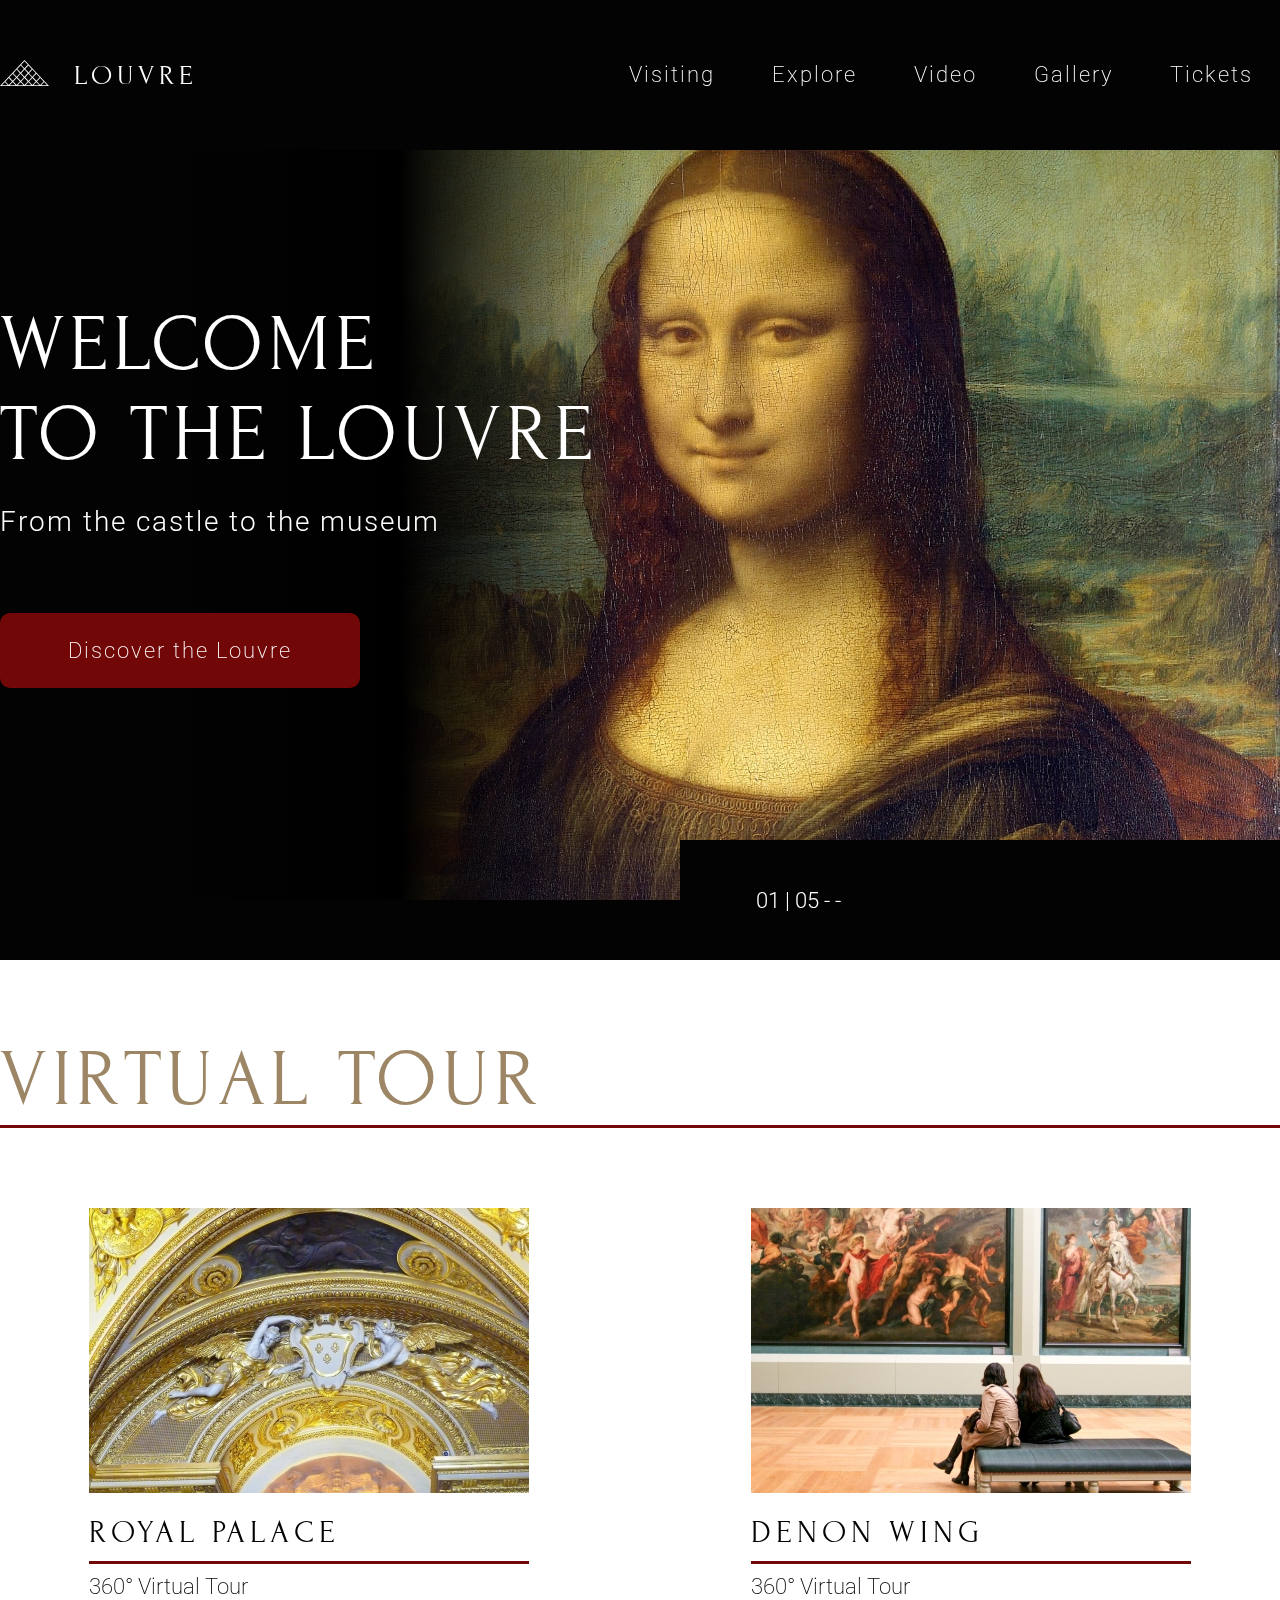
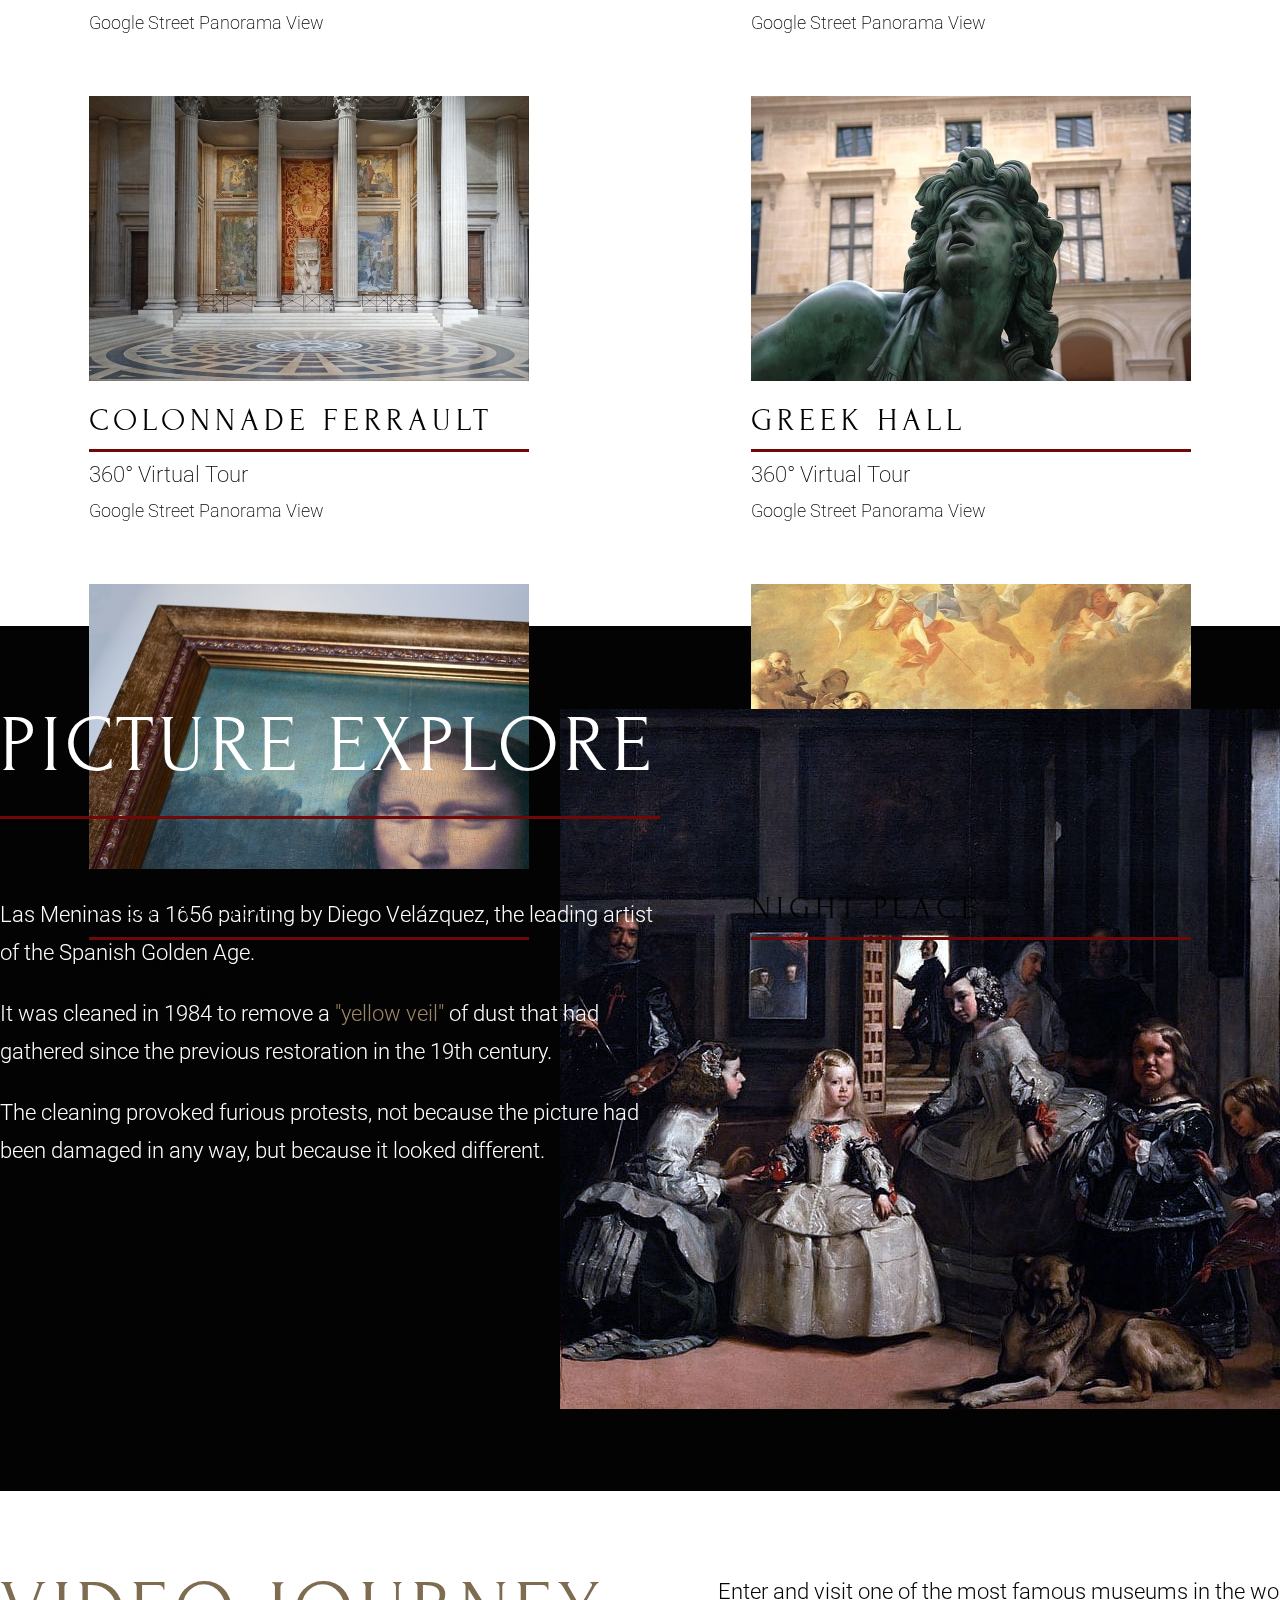
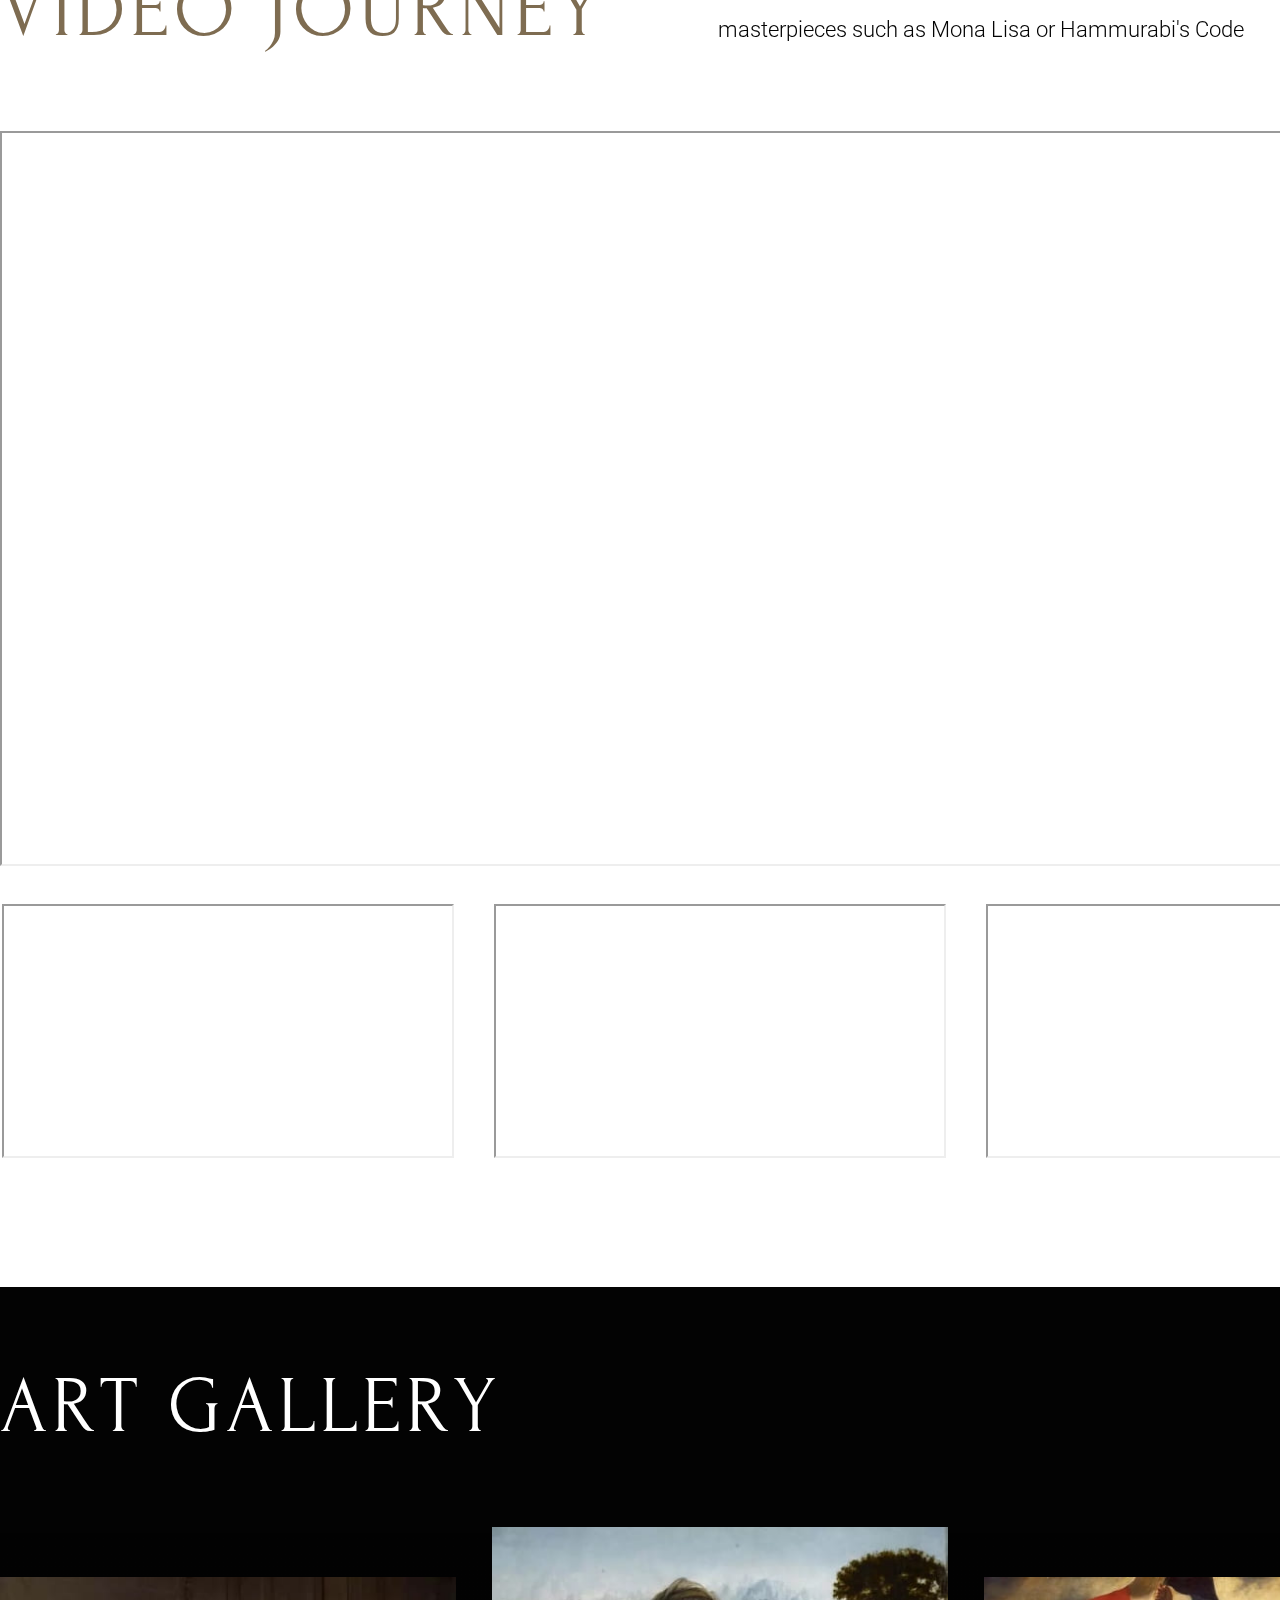
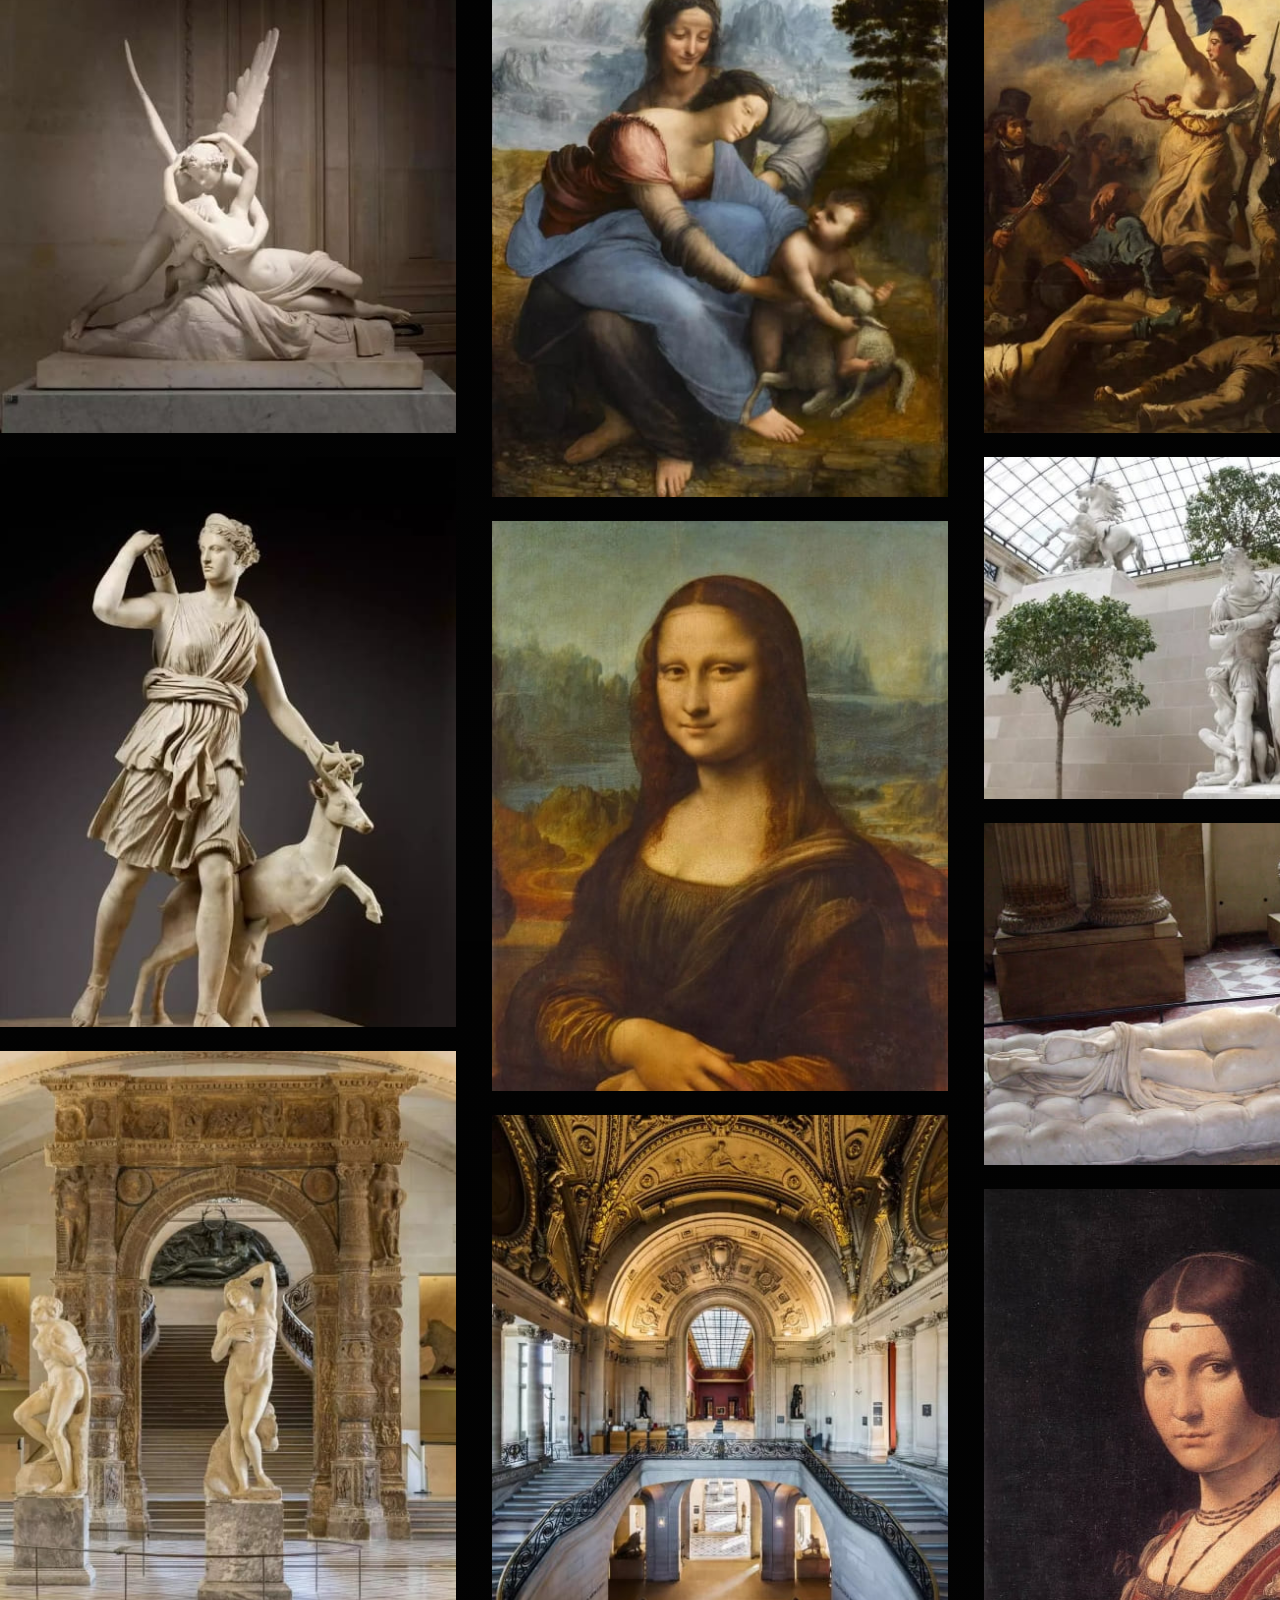
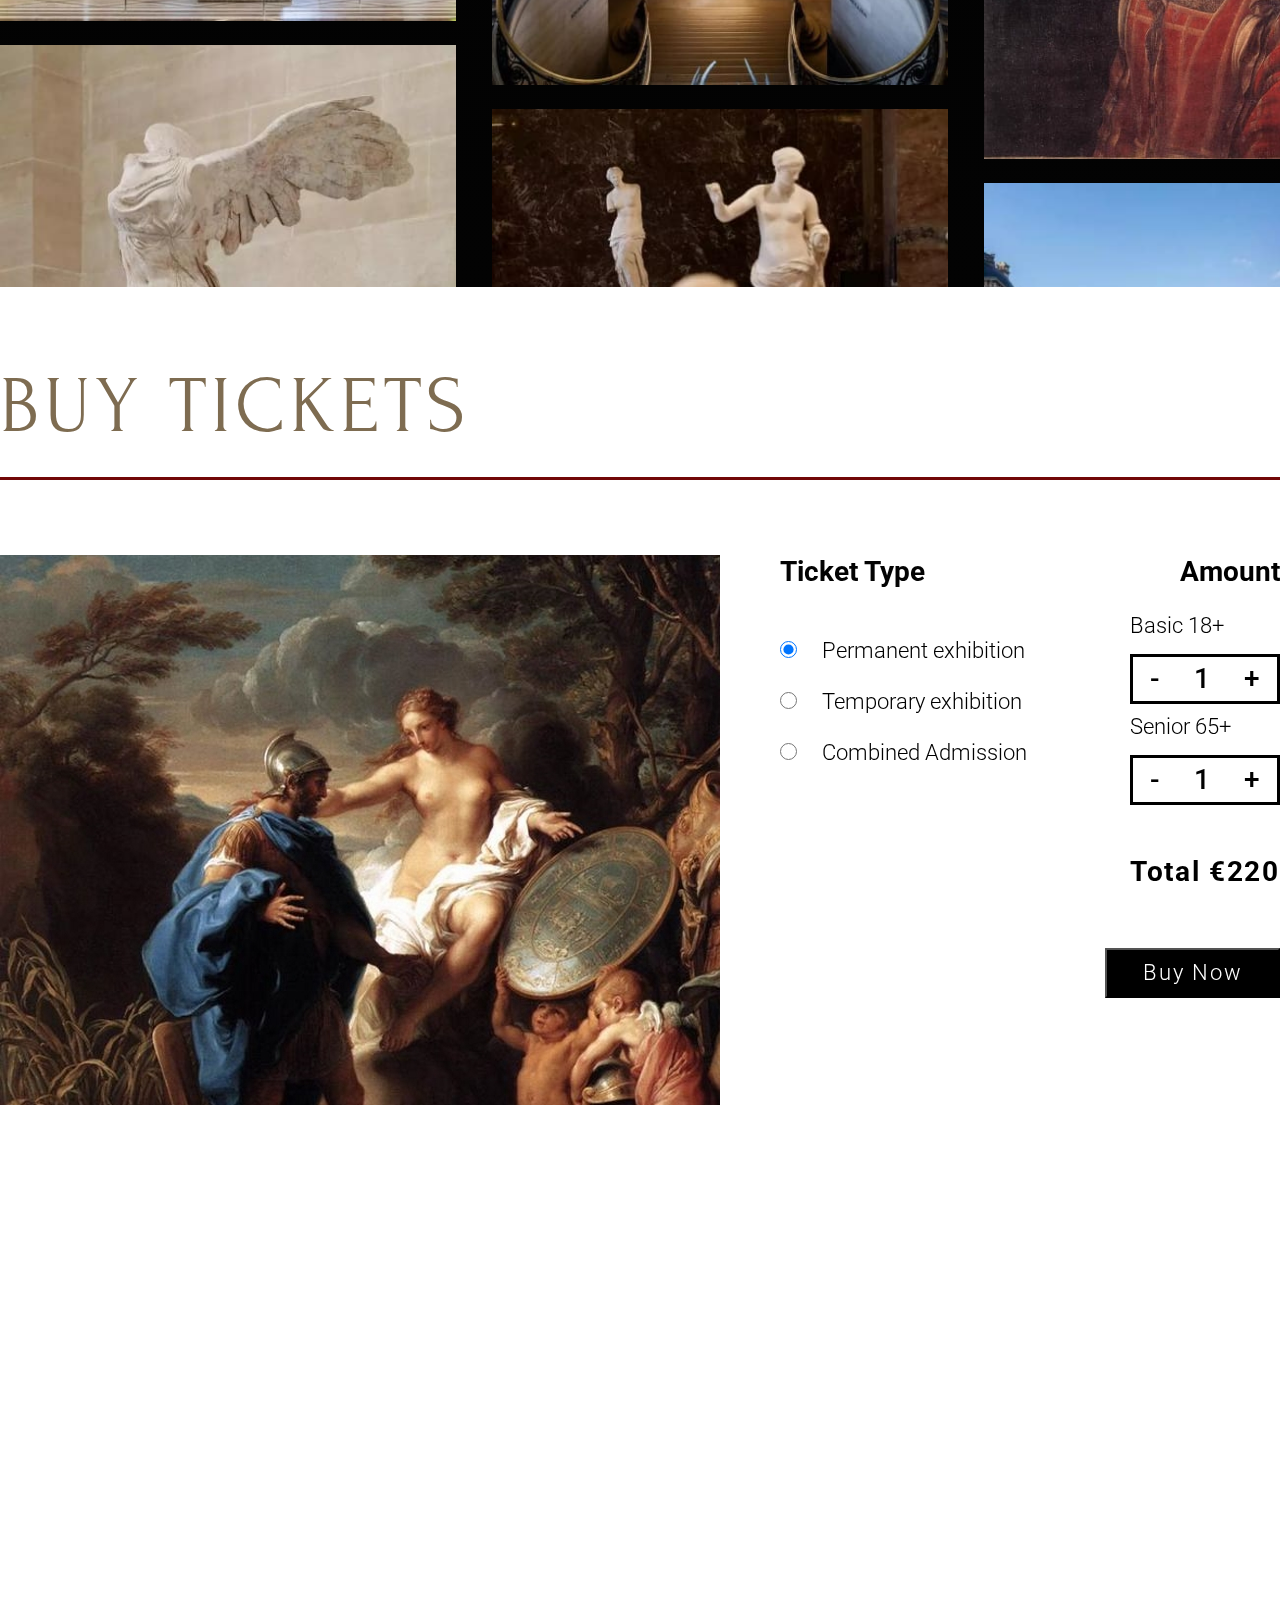
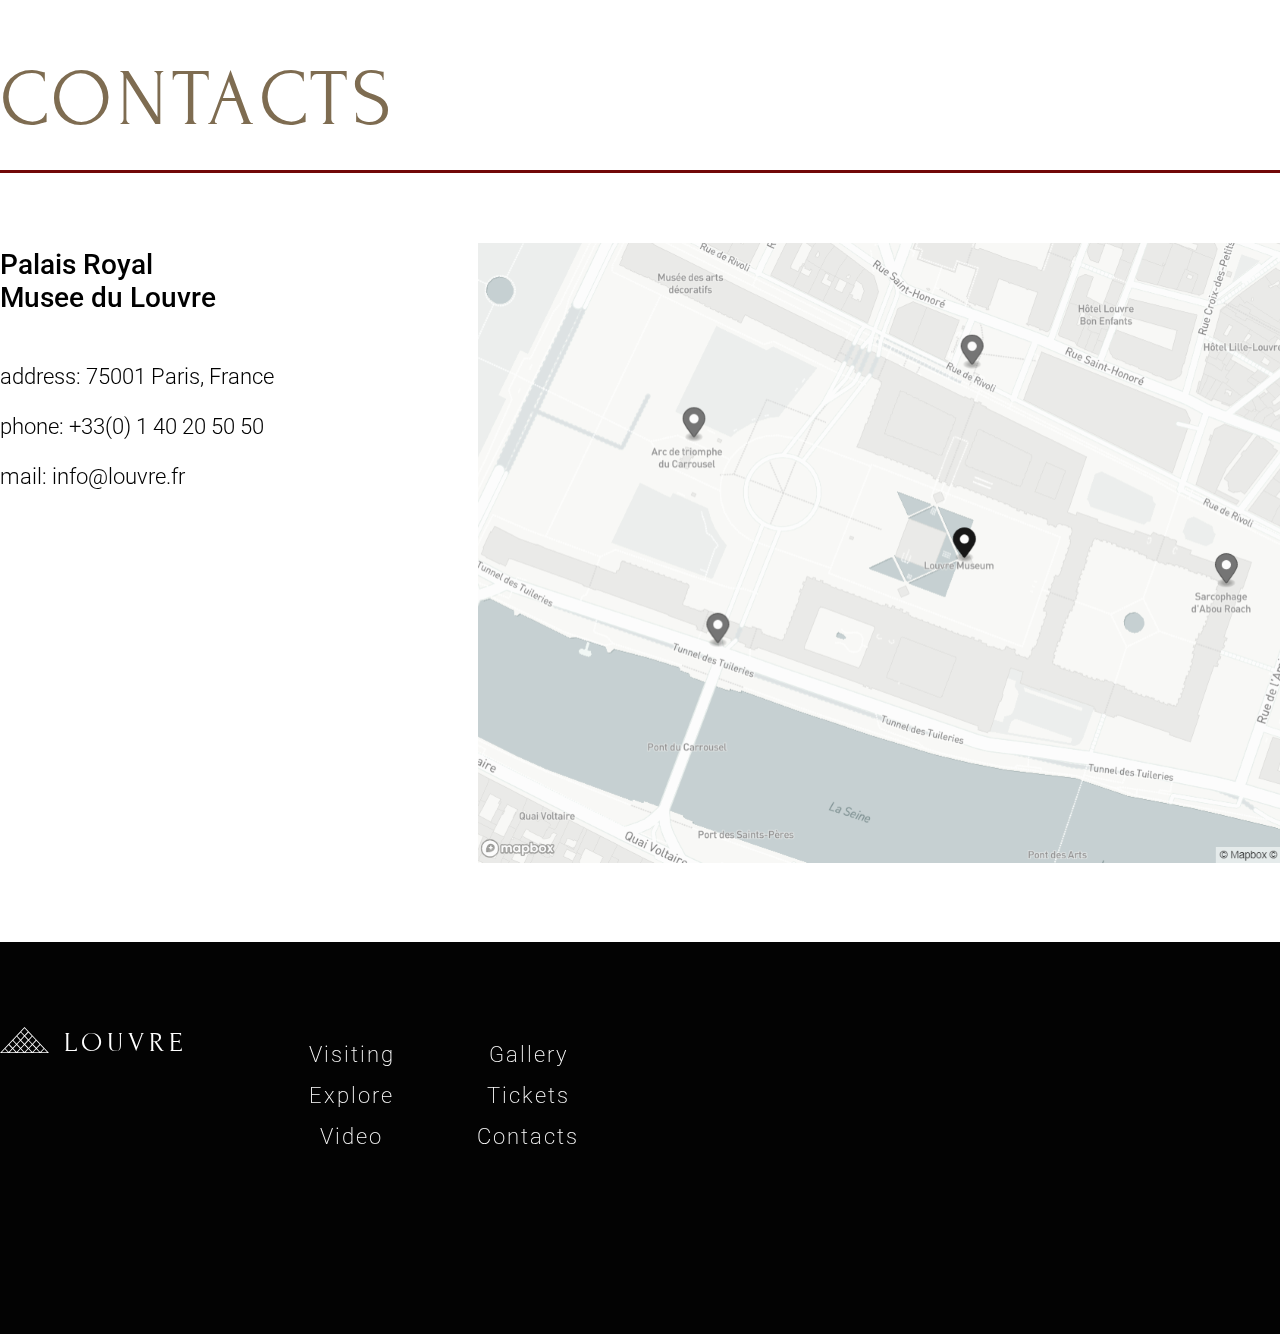
<file: museum-adaptive/index.html>
<!DOCTYPE html>
<html lang="en">
<head>
    <meta charset="UTF-8">
    <meta http-equiv="X-UA-Compatible" content="IE=edge">
    <meta name="viewport" content="width=device-width, initial-scale=1.0">
    <link rel="stylesheet" href="style.css" />
    <link rel="icon" href="assets/favicon.ico">
    <link rel="preconnect" href="https://fonts.gstatic.com">  
    <link href="https://fonts.googleapis.com/css2?family=Forum&family=Jura&family=Lobster&display=swap" rel="stylesheet">
    <link href="https://fonts.googleapis.com/css2?family=Roboto:wght@100;300;500;700&display=swap" rel="stylesheet"> 
    <title>museum-adaptive</title>
</head>
<body>
    <header class="header dark-section">
        <div class="container header-container">
            
            <h1 class="nav_logo">
                Louvre
            </h1>
            <nav class="navigation_bar">
                <ul class="navigation_list">
                    <li class="navigation_list_item">
                        <a href="#visiting">Visiting</a>  
                    </li>
                    <li class="navigation_list_item">
                        <a href="#explore">Explore</a>  
                    </li>
                    <li class="navigation_list_item">
                        <a href="#video">Video</a> 
                    </li>
                    <li class="navigation_list_item">
                        <a href="#gallery">Gallery</a> 
                    </li>
                    <li class="navigation_list_item">
                        <a href="#tickets">Tickets</a> 
                    </li>
                    <li class="navigation_list_item">
                        <a href="#contacts">Contacts</a>     
                    </li>
                </ul>
            </nav>            
        </div>
    </header>
    <main class="main">
        <section class="section welcome dark-section">
            <div class="container">
                <div class="welcome_content-wrapper">
                    <div class="welcome-content">
                        <h2 class="welcome-title section-title">
                            <span>Welcome</span>
                            <span>to the louvre</span>
                        </h2>
                        <div class="welcome-text">
                            From the castle to the museum 
                        </div>
                        <div class="button-container">
                            <button class="discover-button">
                                Discover the Louvre
                            </button>
                        </div>                        
                    </div>
                    <div class="welcome-slider-wrapper">
                        <div class="welcome-slider">
                            01 | 05 - -
                        </div>
                    </div>                    
                </div>
                  
            </div> 
        </section>
        <section class="section visiting" id="visiting">
            <div class="container">
                <div class="visiting_content-wrapper">
                    <h2 class="visiting-title section-title light-section-title section-border">
                        Virtual tour
                    </h2>
                    <div class="visiting-content">                        
                        <a href="https://www.google.com/maps/@48.8606882,2.3356791,3a,90y,328.36h,87.55t/data=!3m7!1e1!3m5!1sAF1QipMZ9YgnArbwEIbTDANeSQYFu9gNqpW_2Sv8FBvY!2e10!3e12!7i4352!8i1815" class="visiting-card">
                            <div class="picture">
                                <img src="assets/img/visiting/royal_palace.png" alt="Royal Palace">
                            </div>
                            <h3 class="visiting-card-title underline-visiting-card">Royal Palace</h3>
                            <p>360° Virtual Tour</p>
                            <p>Google Street Panorama View</p>
                        </a>
                        <a href="https://www.google.com/maps/@48.8563254,2.3352706,3a,75y,90t/data=!3m7!1e1!3m5!1sAF1QipNRj_CwP4coDMYdCHj6qHeBeJpI2VxU5BUsOX4F!2e10!3e12!7i11000!8i5500" class="visiting-card">
                            <div class="picture">
                                <img src="assets/img/visiting/denon_wing.png" alt="Denon Wing">
                            </div>
                            <h3 class="visiting-card-title underline-visiting-card">Denon Wing</h3>
                            <p>360° Virtual Tour</p>
                            <p>Google Street Panorama View</p>
                        </a>
                        <a href="https://www.google.com/maps/@48.8601723,2.3395439,3a,88.4y,322.04h,84.25t/data=!3m7!1e1!3m5!1sAF1QipNMZGQuEA-pAUvIG_eP_2f3gWTKZEJ6XLVJ-Pgb!2e10!3e12!7i10240!8i5120" class="visiting-card">
                            <div class="picture">
                                <img src="assets/img/visiting/colonnade_perrault.png" alt="Colonnade Ferrault">
                            </div>
                            <h3 class="visiting-card-title underline-visiting-card">Colonnade Ferrault</h3>
                            <p>360° Virtual Tour</p>
                            <p>Google Street Panorama View</p>
                        </a>
                        <a href="https://www.google.com/maps/@48.860183,2.3356156,3a,90y,177.69h,95.61t/data=!3m7!1e1!3m5!1sAF1QipP7uFZnTITRe-7AEVAgHAfqiCL-03gvBHcYWgF3!2e10!3e12!7i5472!8i2736" class="visiting-card">
                            <div class="picture">
                                <img src="assets/img/visiting/greek_hall.png" alt="Greek Hall">
                            </div>
                            <h3 class="visiting-card-title underline-visiting-card">Greek Hall</h3>
                            <p>360° Virtual Tour</p>
                            <p>Google Street Panorama View</p>
                        </a>
                        <a href="https://www.google.com/maps/@48.8598788,2.3355157,3a,82.2y,7.53h,94t/data=!3m7!1e1!3m5!1sAF1QipO1wkUUbyzpPjj-OR0mR5etZJT-xl-40XK8rDQ3!2e10!3e12!7i10240!8i5120" class="visiting-card">
                            <div class="picture">
                                <img src="assets/img/visiting/mona_lisa.png" alt="Mona Lisa">
                            </div>
                            <h3 class="visiting-card-title underline-visiting-card">Mona Lisa</h3>
                            <p>360° Virtual Tour</p>
                            <p>Google Street Panorama View</p>
                        </a>
                        <a href="https://www.google.com/maps/@48.8563254,2.3352706,3a,90y,21.26h,79.91t/data=!3m7!1e1!3m5!1sAF1QipPpGAowYatVyk3MMGnZAaQkYm2EUk-Dlca06SS5!2e10!3e12!7i11304!8i5652" class="visiting-card">
                            <div class="picture">
                                <img src="assets/img/visiting/night_place.png" alt="Night Place">
                            </div>
                            <h3 class="visiting-card-title underline-visiting-card">Night Place</h3>
                            <p>360° Virtual Tour</p>
                            <p>Google Street Panorama View</p>
                        </a>                        
                    </div>
                </div>                
            </div>            
        </section>
        <section class="section explore dark-section" id="explore">
            <div class="container">
                <div class="explore_content-wrapper">
                    <h2 class="explore-title section-title section-border">
                        Picture explore
                    </h2>
                    <div class="explore-content">
                        <p>Las Meninas is a 1656 painting by Diego Velázquez, the leading artist of the Spanish Golden Age.</p>
                        <p>It was cleaned in 1984 to remove a <span>"yellow veil"</span> of dust that had gathered since the previous restoration in the 19th century.</p>
                        <p>The cleaning provoked furious protests, not because the picture had been damaged in any way, but because it looked different.</p>
                    </div>
                </div>  
            </div>            
        </section>
        <section class="section video" id="video">
            <div class="container">
                <div class="video_content-wrapper">
                    <h2 class="video-title section-title light-section-title">
                        Video journey
                    </h2>
                    <div class="video-content">
                        Enter and visit one of the most famous museums in the world and enjoy masterpieces such as Mona Lisa or Hammurabi's Code
                    </div>
                    <div class="main-video">
                        <iframe width="1440" height="735" src="https://www.youtube.com/embed/zp1BXPX8jcU?modestbranding=1" title="YouTube video player" 
                        allow="accelerometer; autoplay; clipboard-write; encrypted-media; 
                        gyroscope; picture-in-picture" allowfullscreen>
                        </iframe>

                        <iframe width="452" height="254" src="https://www.youtube.com/embed/aWmJ5DgyWPI" title="YouTube video player" allow="accelerometer; autoplay; clipboard-write; encrypted-media; gyroscope; picture-in-picture" allowfullscreen>
                        </iframe>

                        <iframe width="452" height="254" src="https://www.youtube.com/embed/Vi5D6FKhRmo" title="YouTube video player" allow="accelerometer; autoplay; clipboard-write; encrypted-media; gyroscope; picture-in-picture" allowfullscreen>
                        </iframe>

                        <iframe width="452" height="254" src="https://www.youtube.com/embed/NOhDysLnTvY" title="YouTube video player" allow="accelerometer; autoplay; clipboard-write; encrypted-media; gyroscope; picture-in-picture" allowfullscreen>
                        </iframe>

                    </div>                    
                </div>               
            </div>            
        </section>
        <section class="section gallery dark-section" id="gallery">
            <div class="container">
                <div class="gallery_content-wrapper">
                    <h2 class="gallery-title section-title">
                        Art gallery
                    </h2>
                    <div class="picture-container">
                        <div class="picture-inner-container">
                            <img src="assets/img/galery/galery1.jpg" alt="gallery1">
                            <img src="assets/img/galery/galery2.jpg" alt="gallery2">
                            <img src="assets/img/galery/galery3.jpg" alt="gallery3">
                            <img src="assets/img/galery/galery4.jpg" alt="gallery4">
                            <img src="assets/img/galery/galery5.jpg" alt="gallery5">
                            <img src="assets/img/galery/galery6.jpg" alt="gallery6">
                            <img src="assets/img/galery/galery7.jpg" alt="gallery7">
                            <img src="assets/img/galery/galery8.jpg" alt="gallery8">
                            <img src="assets/img/galery/galery9.jpg" alt="gallery9">
                            <img src="assets/img/galery/galery10.jpg" alt="gallery10">
                            <img src="assets/img/galery/galery11.jpg" alt="gallery11">
                            <img src="assets/img/galery/galery12.jpg" alt="gallery12">
                            <img src="assets/img/galery/galery13.jpg" alt="gallery13">
                            <img src="assets/img/galery/galery14.jpg" alt="gallery14">
                            <img src="assets/img/galery/galery15.jpg" alt="gallery15">
                        </div>
                    </div>
                </div>
            </div>            
        </section>
        <section class="section tickets" id="tickets">
            <div class="container">
                <div class="tickets_content-wrapper">
                    <h2 class="tickets-title section-title light-section-title section-border">
                        Buy tickets
                    </h2>
                    <div class="tickets-content">
                        <div class="tickets-image">
                            <img src="assets/img/buy.png" alt="buy">
                        </div>
                        <div class="tickets-radio-wrapper">
                            <div class="tickets-radio">
                                <h3>Ticket Type</h3>
                                <div class="form_radio">
                                    <input id="radio-1" type="radio" name="radio" value="1" checked>                                
                                    <label for="radio-1">Permanent exhibition</label>                                
                                </div>                       
                                <div class="form_radio">                                
                                    <input id="radio-2" type="radio" name="radio" value="2">                                
                                    <label for="radio-2">Temporary exhibition</label>                                
                                </div>                           
                                <div class="form_radio">                                
                                    <input id="radio-3" type="radio" name="radio" value="3">                                
                                    <label for="radio-3">Combined Admission</label>                                
                                </div>
                                
                            </div>
                        </div>                        
                        <div class="amount-container">
                            <div class="amount-title">
                                <h3>Amount</h3>
                            </div>
                            <div class="amount-basic">
                                Basic 18+
                                <div class="counter">
                                    <p>-</p>
                                    <p>1</p>
                                    <p>+</p> 
                                </div>
                            </div>
                            <div class="amount-senior">
                                Senior 65+
                                <div class="counter">
                                    <p>-</p>
                                    <p>1</p>
                                    <p>+</p> 
                                </div>
                            </div>
                            <div class="amount-total">
                                <h3>Total €220</h3> 
                            </div>

                            <button class="buy">
                                Buy Now
                            </button>
                        </div>
                    </div>                    
                </div> 
            </div>                       
        </section>
        <div class="parallax">                        
        </div> 
        <section class="section contacts" id="contacts">
            <div class="container">
                <div class="contacts_content-wrapper">
                    <h2 class="contacts-title section-title light-section-title section-border">
                        Contacts
                    </h2>
                    <div class="contacts-wrapper">
                        <div class="contacts-content">
                            <h3>
                                <span>Palais Royal</span>
                                <span>Musee du Louvre</span>  
                            </h3>
                            <div class="contacts-text">
                                <p>
                                    address: 75001 Paris, France
                                </p>
                                <p>
                                    phone: +33(0) 1 40 20 50 50
                                </p>
                                <p>
                                    mail: info@louvre.fr
                                </p>
                            </div>
                        </div>   
                        <div class="contacts-image">
                            <img src="assets/img/map.png" alt="map">
                        </div>
                    </div>
                </div> 
            </div>            
        </section>
    </main>
    <footer class="footer dark-section">
        <div class="container">
            <div class="container footer-container">            
                <h2 class="footer-nav_logo">
                    Louvre
                </h2>
                <nav class="footer-navigation-bar">
                    <ul class="navigation_list-column">
                        <li class="navigation_list-column_item">
                            <a href="#visiting">Visiting</a>  
                        </li>
                        <li class="navigation_list-column_item">
                            <a href="#explore">Explore</a>  
                        </li>
                        <li class="navigation_list-column_item">
                            <a href="#video">Video</a> 
                        </li>
                    </ul>
                    <ul class="navigation_list-column">
                        <li class="navigation_list-column_item">
                            <a href="#gallery">Gallery</a> 
                        </li>
                        <li class="navigation_list-column_item">
                            <a href="#tickets">Tickets</a> 
                        </li>
                        <li class="navigation_list-column_item">
                            <a href="#contacts">Contacts</a>     
                        </li>
                    </ul>
                    
                </nav> 
                <div class="social">
                        
                </div>           
            </div>
        </div>
    </footer>    
</body>
</html>
</file>
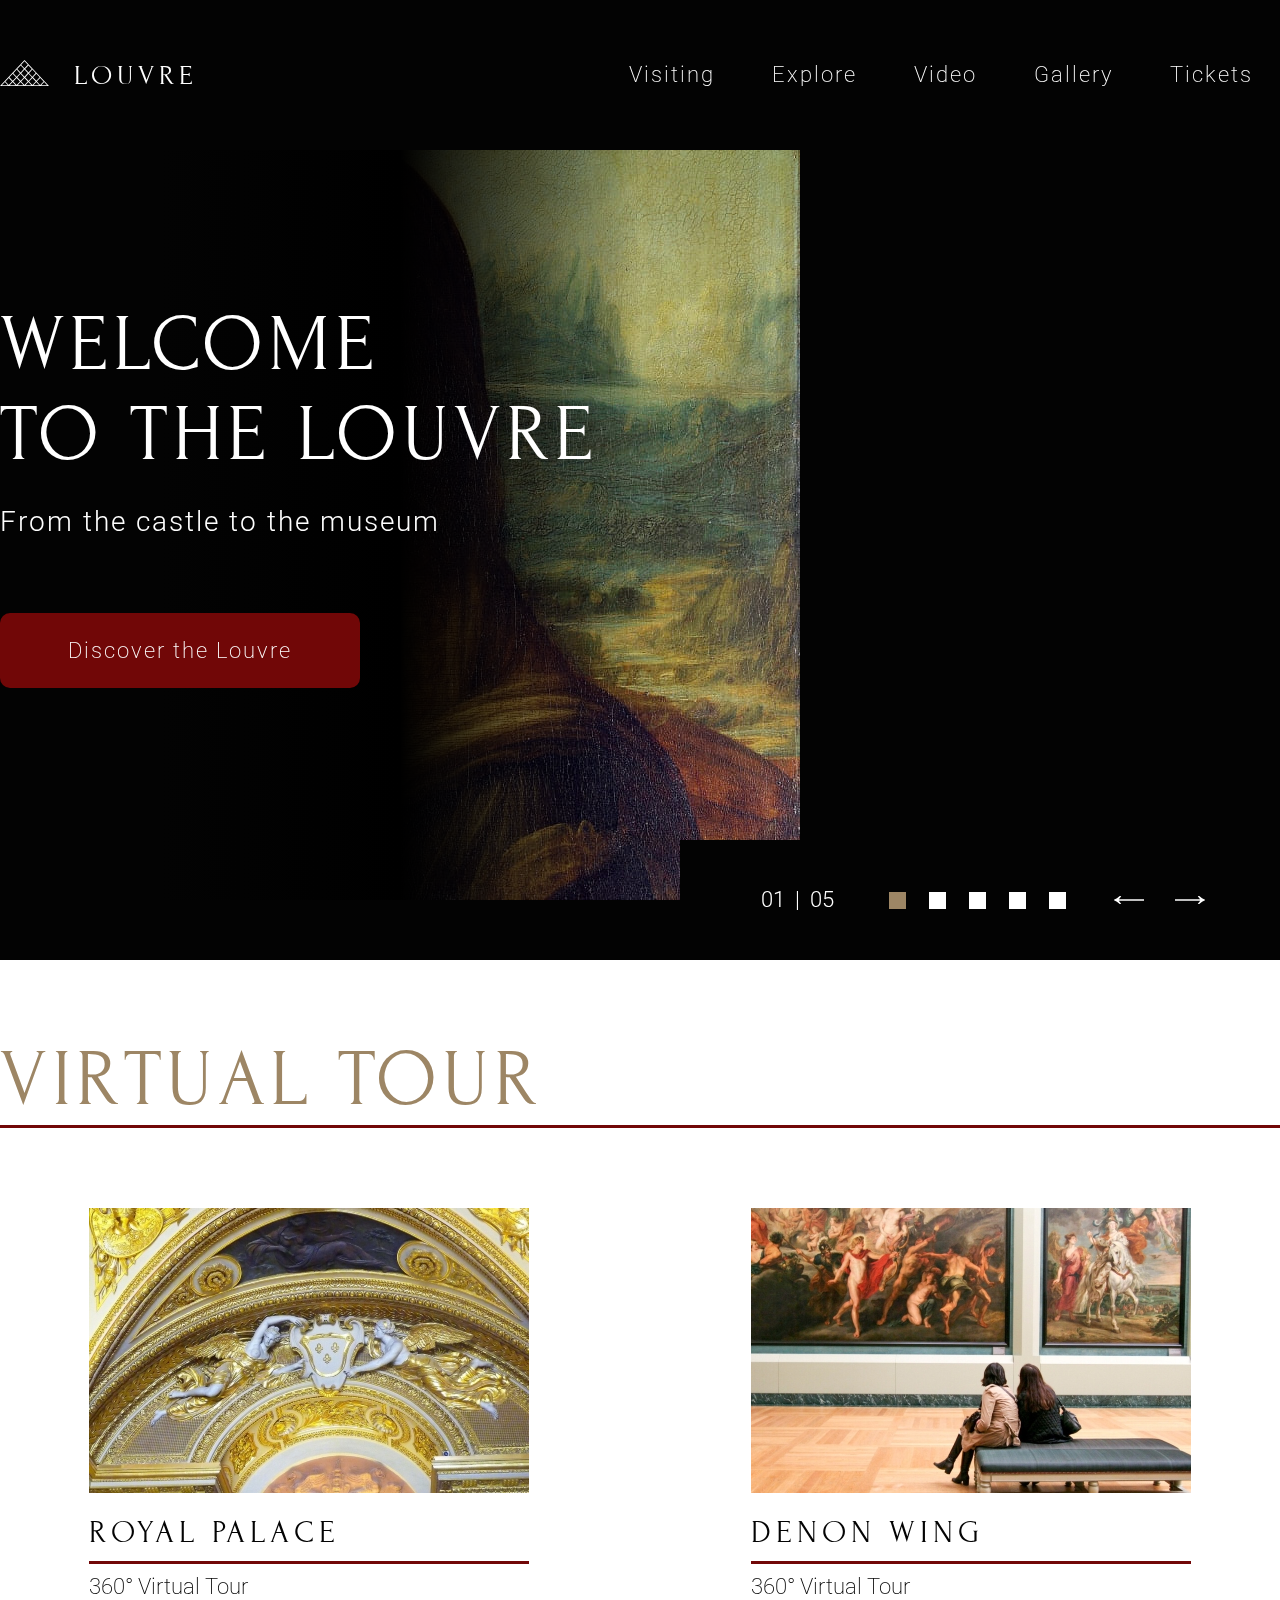
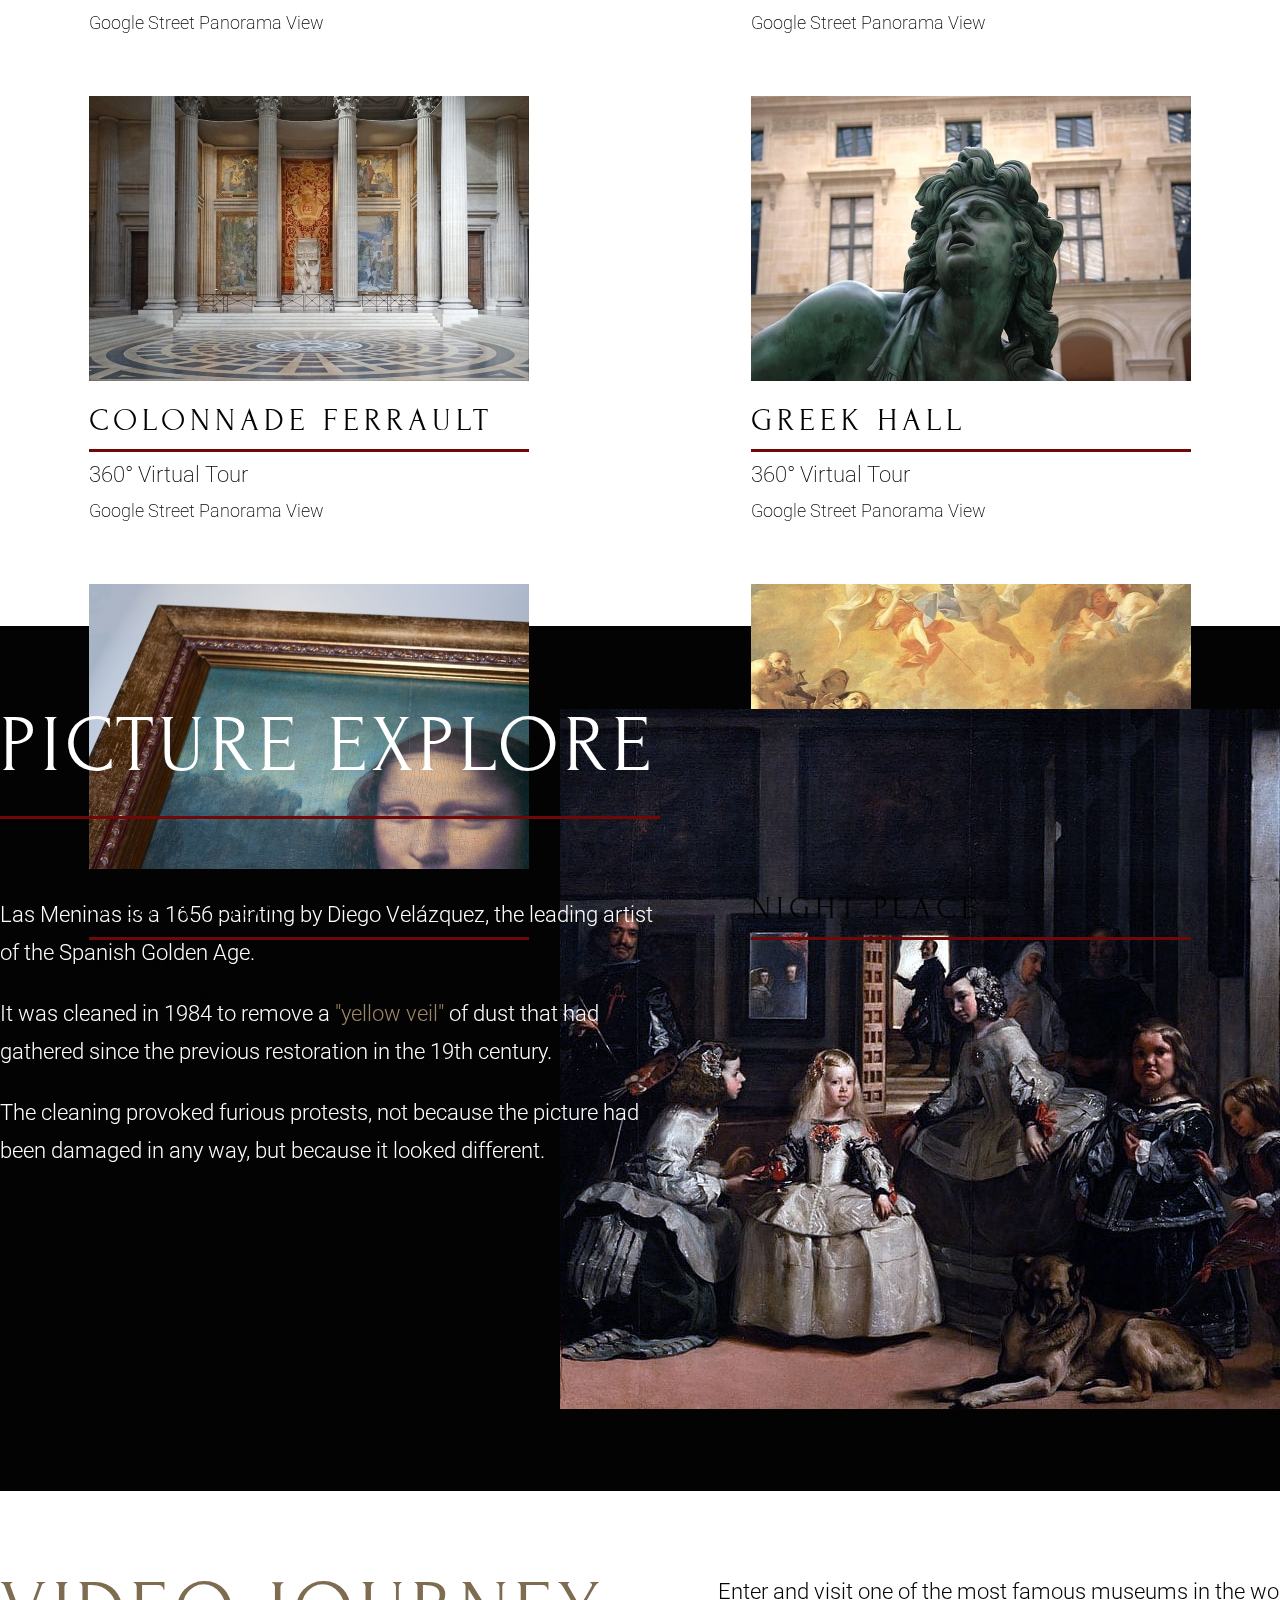
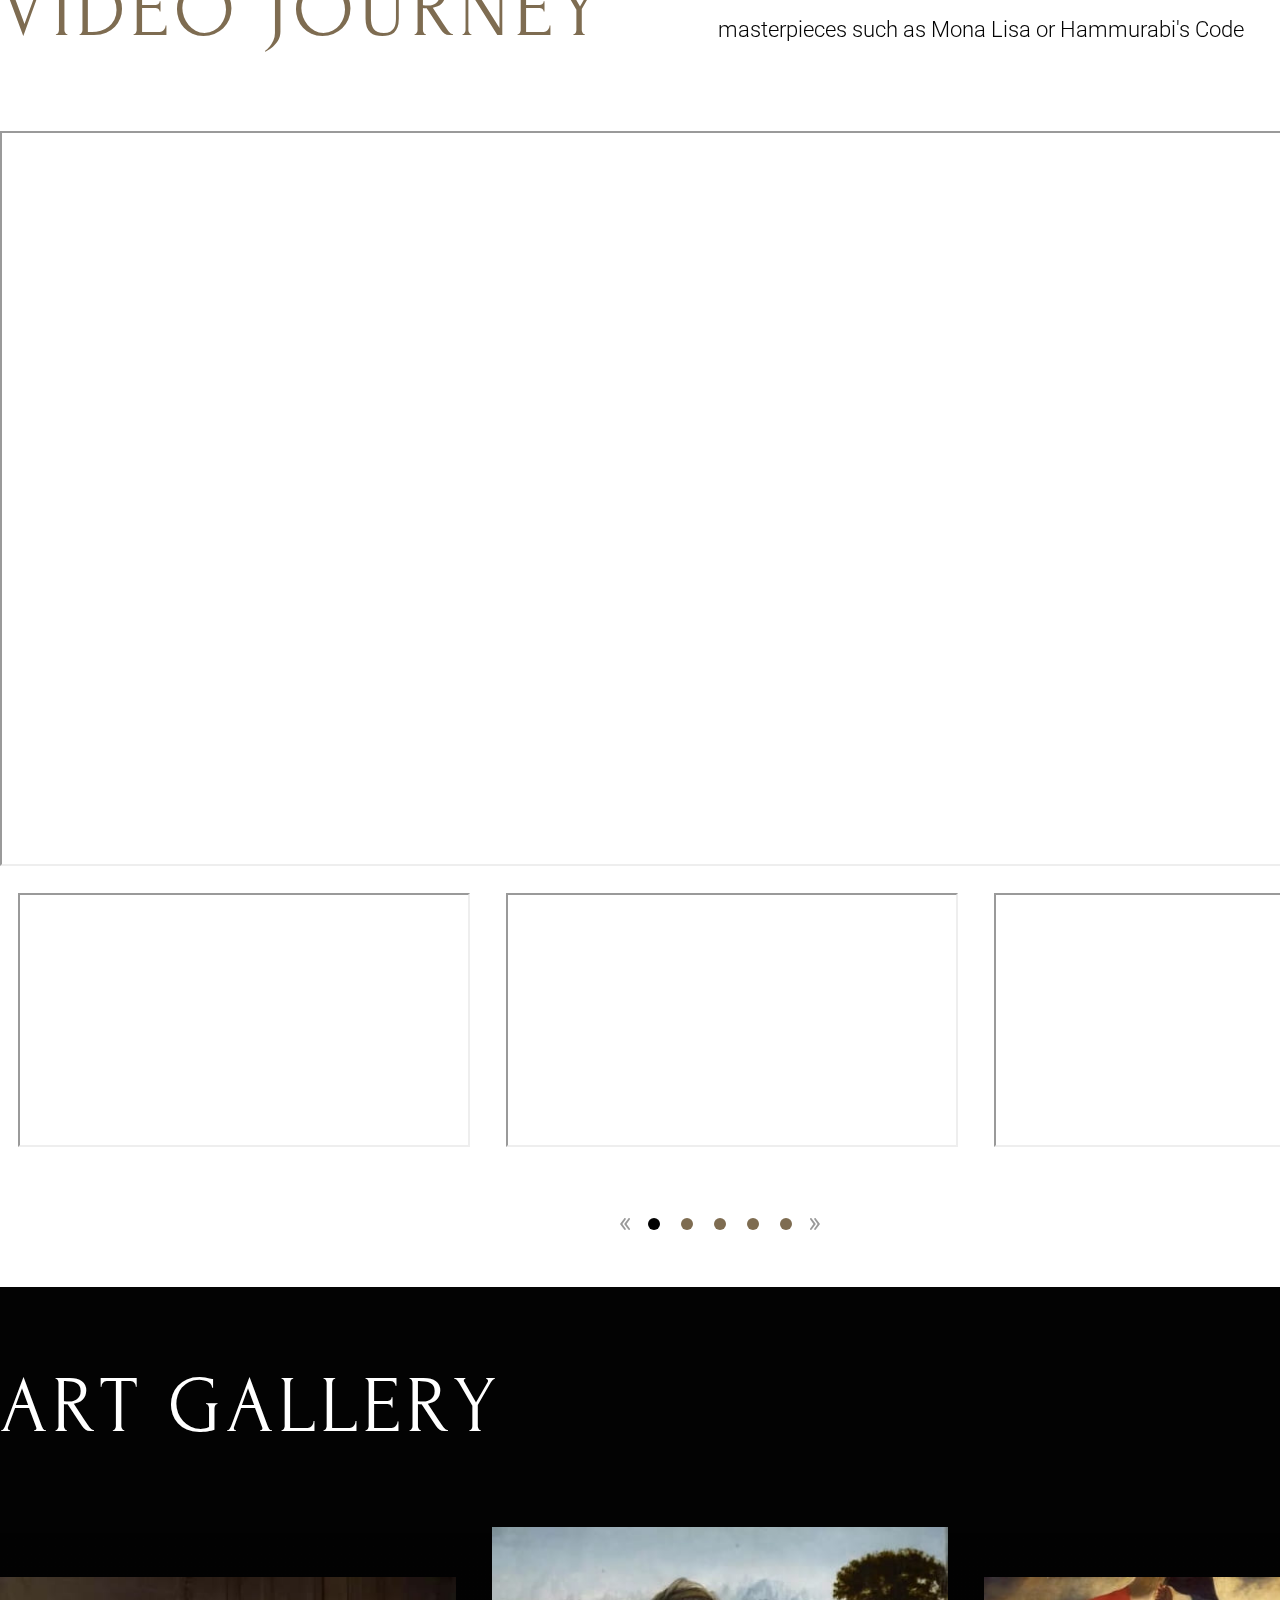
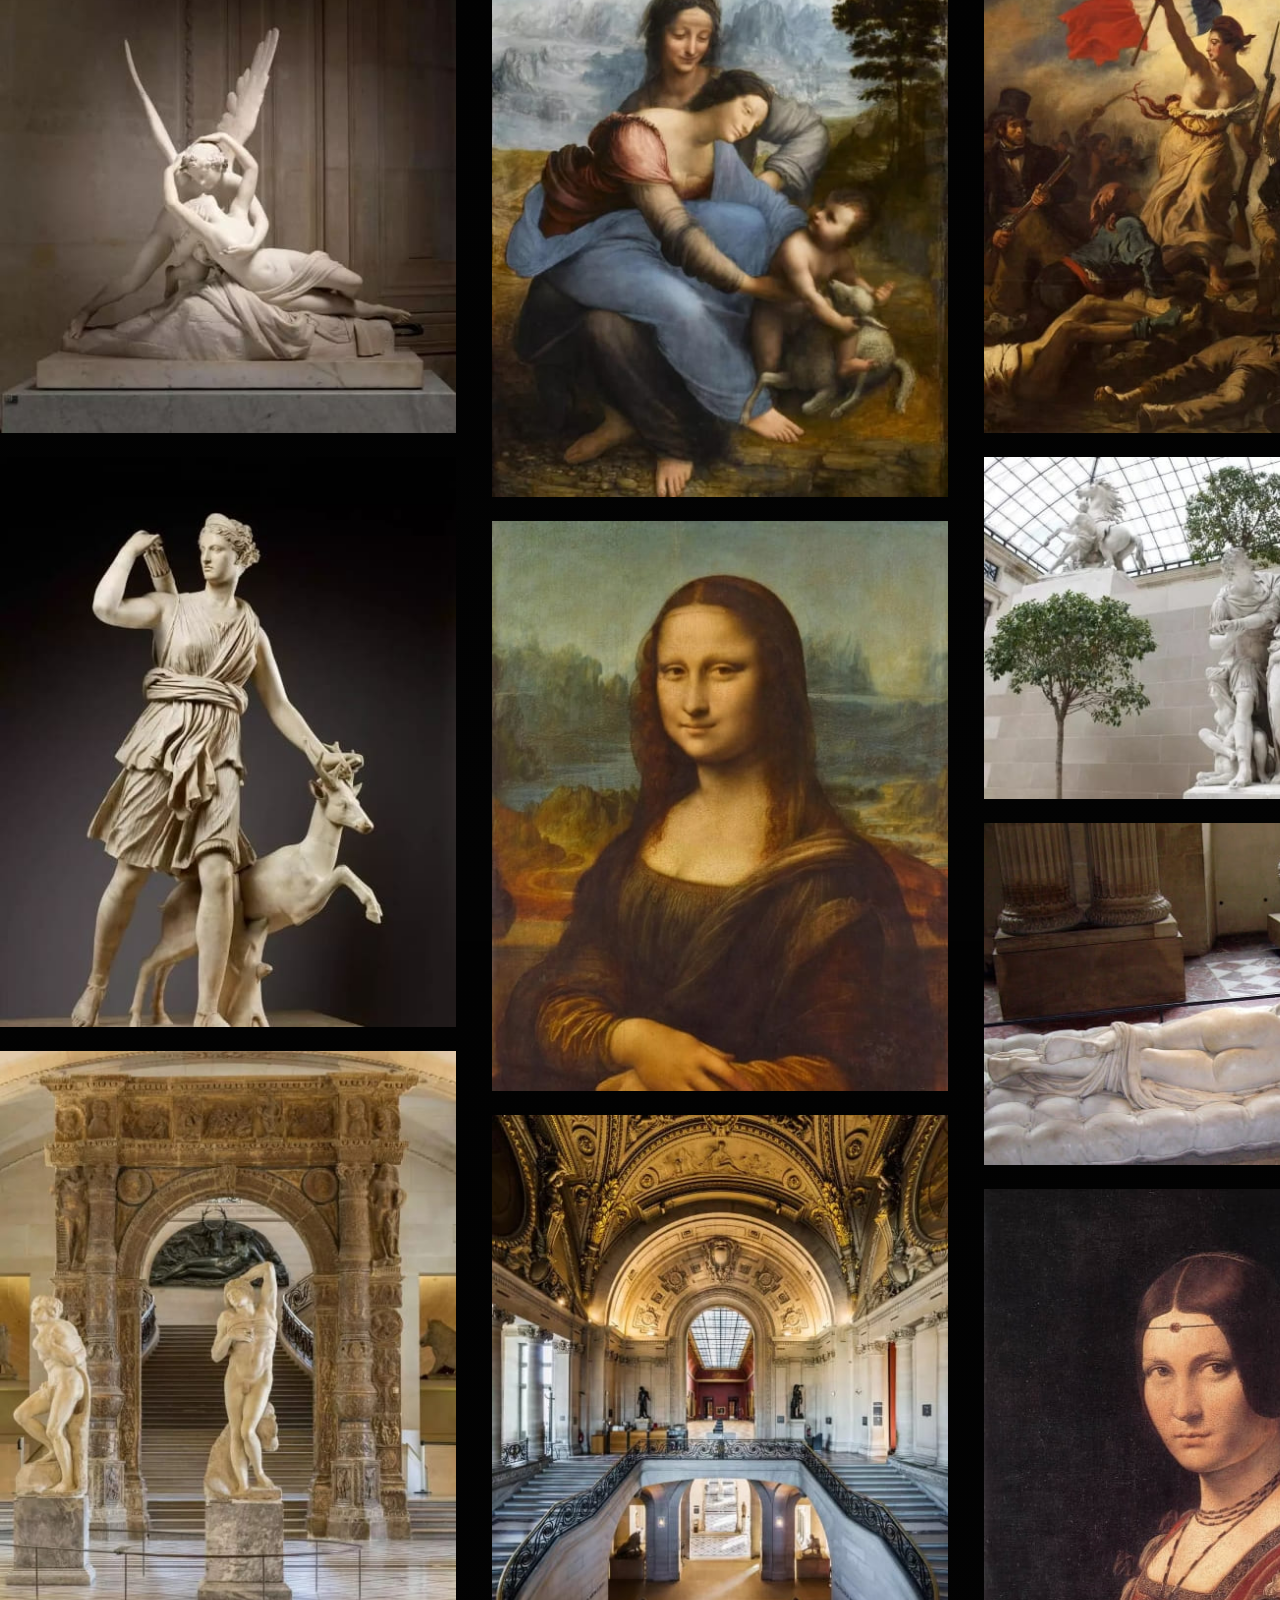
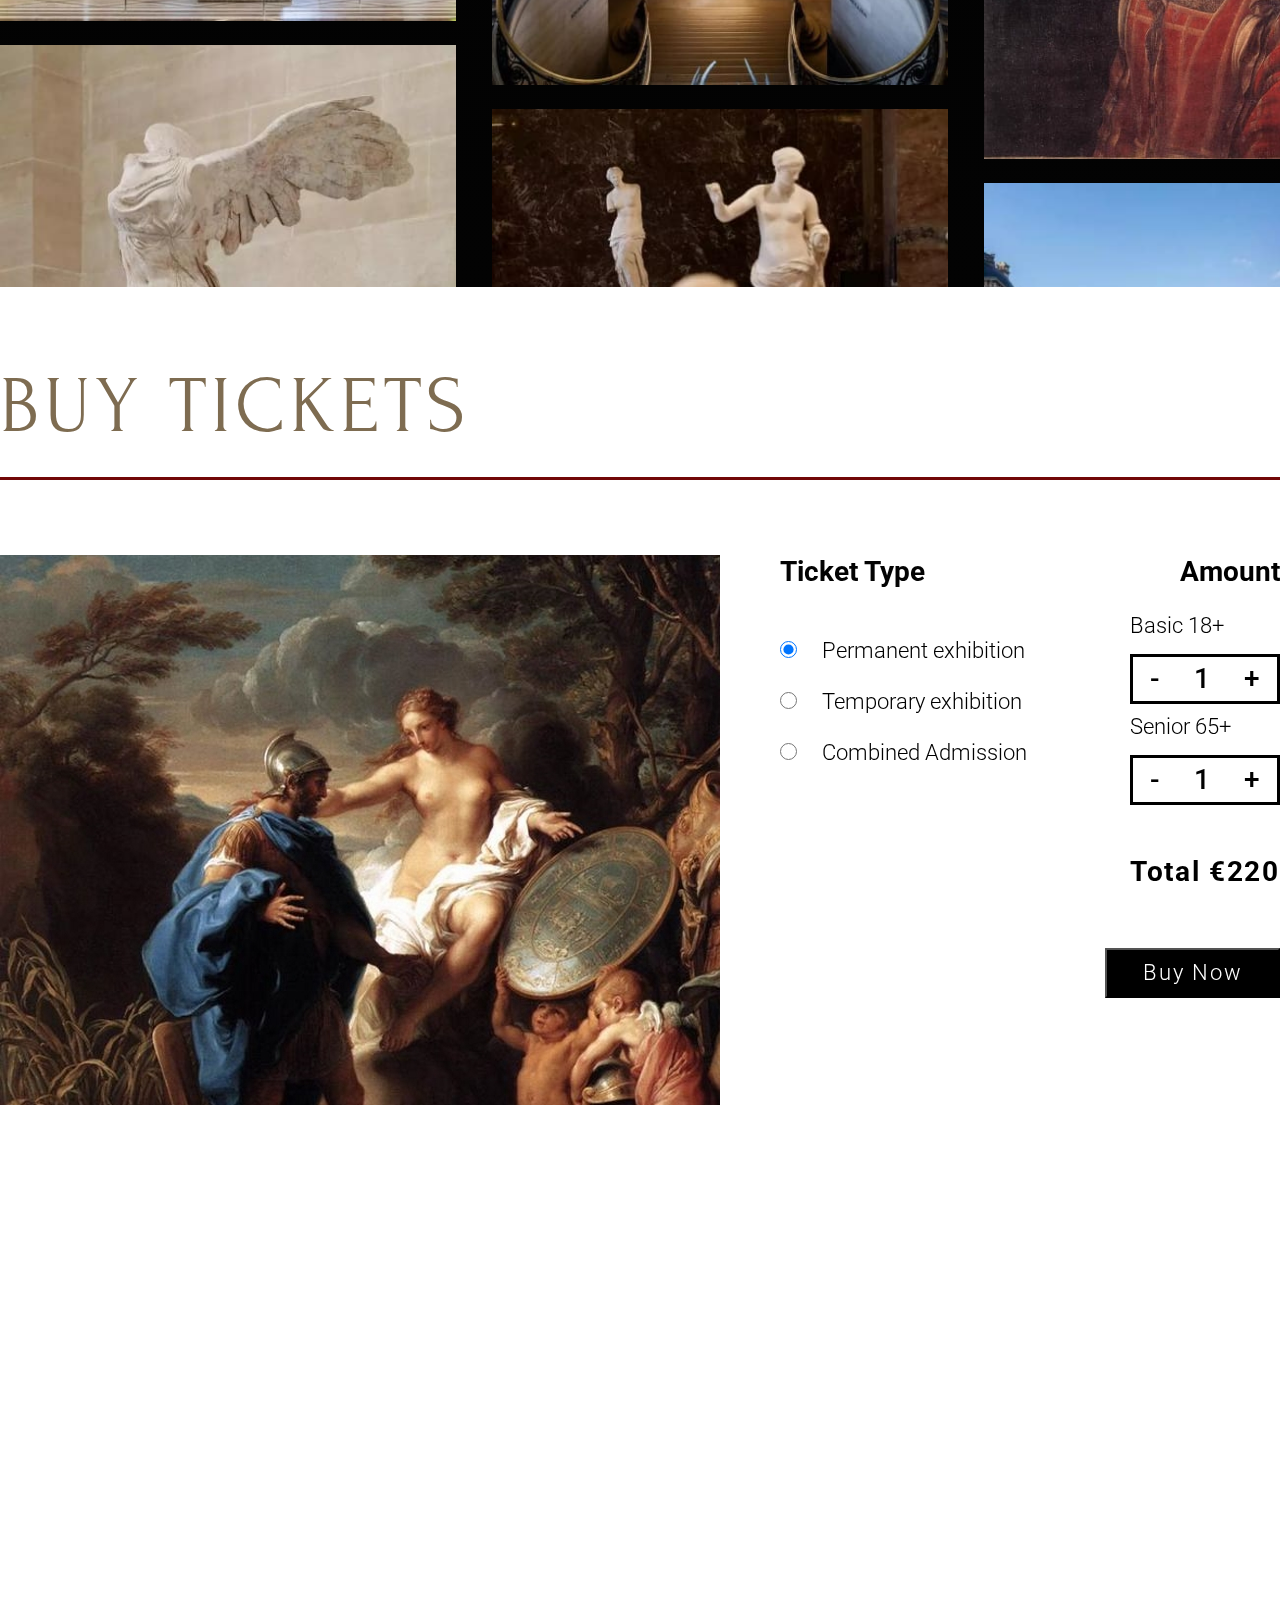
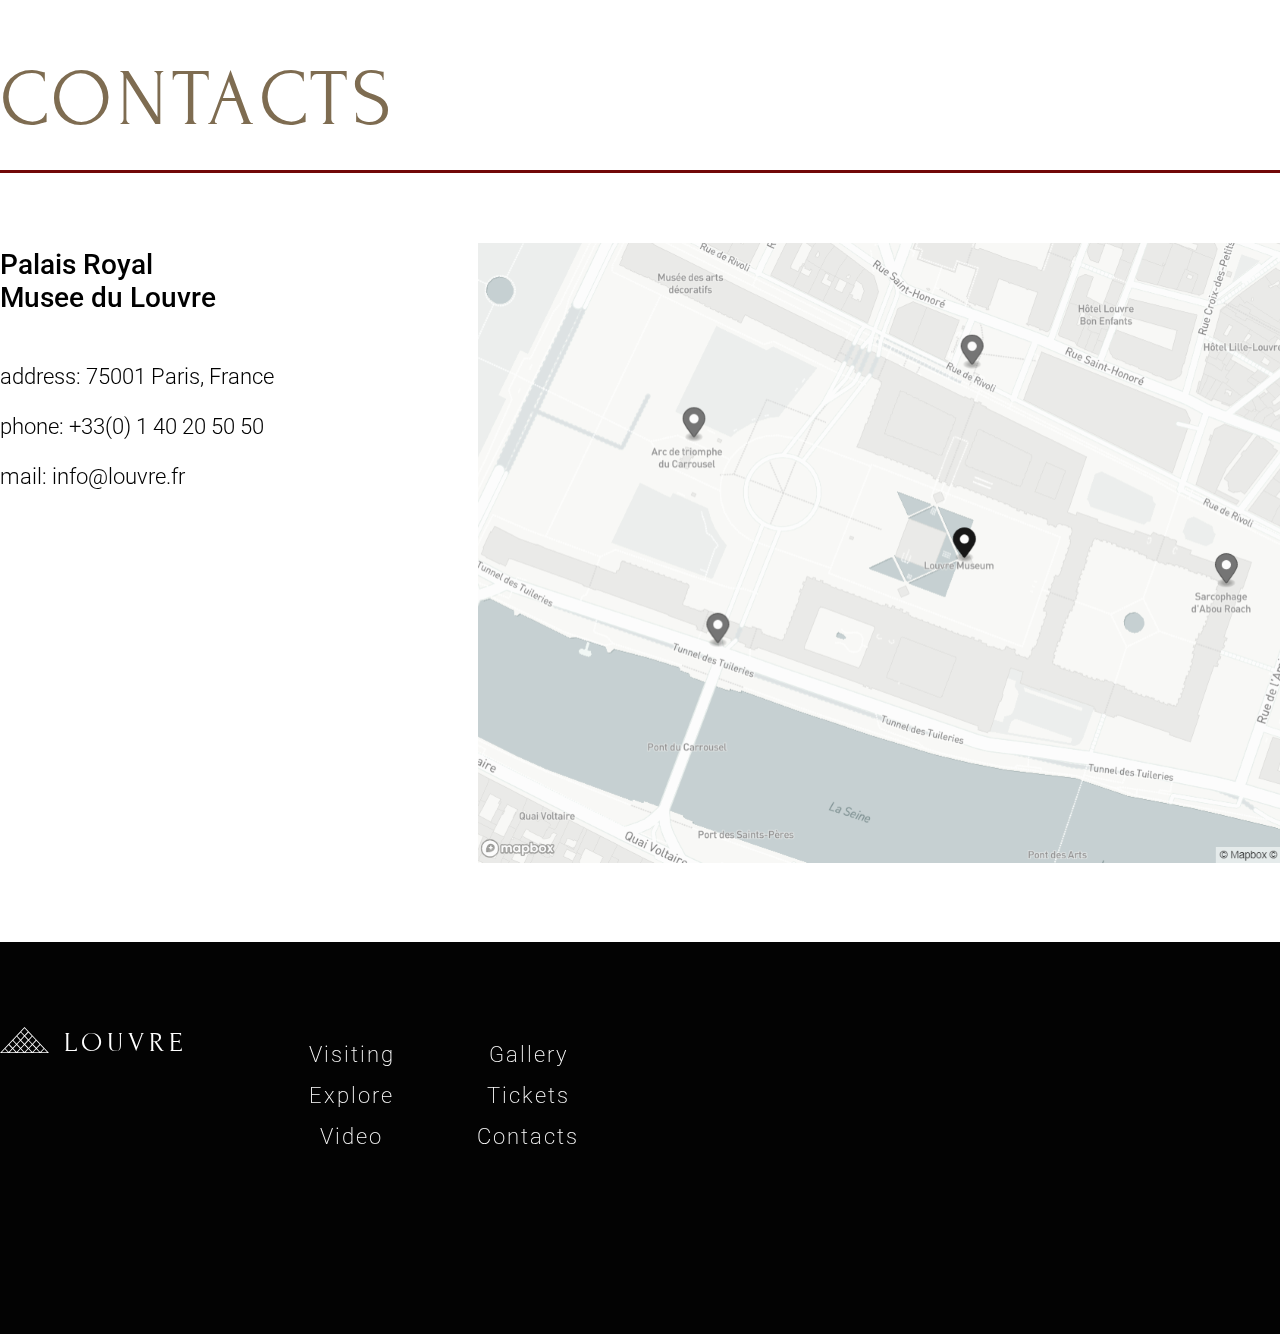
<file: museum-dom/index.html>
<!DOCTYPE html>
<html lang="en">
<head>
    <meta charset="UTF-8">
    <meta http-equiv="X-UA-Compatible" content="IE=edge">
    <meta name="viewport" content="width=device-width, initial-scale=1.0">
    <link rel="stylesheet" href="style.css" />
    <link rel="icon" href="assets/favicon.ico">
    <link rel="preconnect" href="https://fonts.gstatic.com">  
    <link href="https://fonts.googleapis.com/css2?family=Forum&family=Jura&family=Lobster&display=swap" rel="stylesheet">
    <link href="https://fonts.googleapis.com/css2?family=Roboto:wght@100;300;500;700&display=swap" rel="stylesheet"> 
    <title>museum-adaptive</title>
</head>
<body>
    <header class="header dark-section">
        <div class="container header-container">
            
            <h1 class="nav_logo">
                Louvre
            </h1>
            <nav class="navigation_bar">
                <ul class="navigation_list">
                    <li class="navigation_list_item">
                        <a href="#visiting">Visiting</a>  
                    </li>
                    <li class="navigation_list_item">
                        <a href="#explore">Explore</a>  
                    </li>
                    <li class="navigation_list_item">
                        <a href="#video">Video</a> 
                    </li>
                    <li class="navigation_list_item">
                        <a href="#gallery">Gallery</a> 
                    </li>
                    <li class="navigation_list_item">
                        <a href="#tickets">Tickets</a> 
                    </li>
                    <li class="navigation_list_item">
                        <a href="#contacts">Contacts</a>     
                    </li>
                </ul>
            </nav>            
        </div>
    </header>
    <main class="main">
        <section class="section welcome dark-section">
            <div class="container">
                <div class="welcome_content-wrapper">
                    <img src="assets/img/welcome-slider/1.jpg" alt="Slider-image" class="welcome-slider-image active">
                    <img src="assets/img/welcome-slider/2.jpg" alt="Slider-image" class="welcome-slider-image">
                    <img src="assets/img/welcome-slider/3.jpg" alt="Slider-image" class="welcome-slider-image">
                    <img src="assets/img/welcome-slider/4.jpg" alt="Slider-image" class="welcome-slider-image">
                    <img src="assets/img/welcome-slider/5.jpg" alt="Slider-image" class="welcome-slider-image">
                    <div class="welcome-content">
                        <h2 class="welcome-title section-title">
                            <span>Welcome</span>
                            <span>to the louvre</span>
                        </h2>
                        <div class="welcome-text">
                            From the castle to the museum 
                        </div>
                        <div class="button-container">
                            <button class="discover-button">
                                Discover the Louvre
                            </button>
                        </div>                        
                    </div>
                    <div class="welcome-slider-wrapper">
                        <div class="welcome-slider-dots">
                            <div class="welcome-counter-wrapper">
                                <span id="welcome-slider-counter">01</span><span>|</span><span>05</span>
                            </div>    
                            <div class="welcome-dots-wrapper">
                                <div class="welcome-slider-dot active"></div>
                                <div class="welcome-slider-dot"></div>
                                <div class="welcome-slider-dot"></div>
                                <div class="welcome-slider-dot"></div>
                                <div class="welcome-slider-dot"></div>
                            </div>
                            <div class="welcome-arrow-wrapper">
                                <img src="assets/svg/Arrow.svg" alt="Arrow" class="left-arrow" id="prev-arrow">
                                <img src="assets/svg/Arrow.svg" alt="Arrow" class="right-arrow" id="next-arrow">
                            </div>
                        </div>
                    </div>                    
                </div>
                  
            </div> 
        </section>
        <section class="section visiting" id="visiting">
            <div class="container">
                <div class="visiting_content-wrapper">
                    <h2 class="visiting-title section-title light-section-title section-border">
                        Virtual tour
                    </h2>
                    <div class="visiting-content">                        
                        <a href="https://www.google.com/maps/@48.8606882,2.3356791,3a,90y,328.36h,87.55t/data=!3m7!1e1!3m5!1sAF1QipMZ9YgnArbwEIbTDANeSQYFu9gNqpW_2Sv8FBvY!2e10!3e12!7i4352!8i1815" class="visiting-card">
                            <div class="picture">
                                <img src="assets/img/visiting/royal_palace.png" alt="Royal Palace">
                            </div>
                            <h3 class="visiting-card-title underline-visiting-card">Royal Palace</h3>
                            <p>360° Virtual Tour</p>
                            <p>Google Street Panorama View</p>
                        </a>
                        <a href="https://www.google.com/maps/@48.8563254,2.3352706,3a,75y,90t/data=!3m7!1e1!3m5!1sAF1QipNRj_CwP4coDMYdCHj6qHeBeJpI2VxU5BUsOX4F!2e10!3e12!7i11000!8i5500" class="visiting-card">
                            <div class="picture">
                                <img src="assets/img/visiting/denon_wing.png" alt="Denon Wing">
                            </div>
                            <h3 class="visiting-card-title underline-visiting-card">Denon Wing</h3>
                            <p>360° Virtual Tour</p>
                            <p>Google Street Panorama View</p>
                        </a>
                        <a href="https://www.google.com/maps/@48.8601723,2.3395439,3a,88.4y,322.04h,84.25t/data=!3m7!1e1!3m5!1sAF1QipNMZGQuEA-pAUvIG_eP_2f3gWTKZEJ6XLVJ-Pgb!2e10!3e12!7i10240!8i5120" class="visiting-card">
                            <div class="picture">
                                <img src="assets/img/visiting/colonnade_perrault.png" alt="Colonnade Ferrault">
                            </div>
                            <h3 class="visiting-card-title underline-visiting-card">Colonnade Ferrault</h3>
                            <p>360° Virtual Tour</p>
                            <p>Google Street Panorama View</p>
                        </a>
                        <a href="https://www.google.com/maps/@48.860183,2.3356156,3a,90y,177.69h,95.61t/data=!3m7!1e1!3m5!1sAF1QipP7uFZnTITRe-7AEVAgHAfqiCL-03gvBHcYWgF3!2e10!3e12!7i5472!8i2736" class="visiting-card">
                            <div class="picture">
                                <img src="assets/img/visiting/greek_hall.png" alt="Greek Hall">
                            </div>
                            <h3 class="visiting-card-title underline-visiting-card">Greek Hall</h3>
                            <p>360° Virtual Tour</p>
                            <p>Google Street Panorama View</p>
                        </a>
                        <a href="https://www.google.com/maps/@48.8598788,2.3355157,3a,82.2y,7.53h,94t/data=!3m7!1e1!3m5!1sAF1QipO1wkUUbyzpPjj-OR0mR5etZJT-xl-40XK8rDQ3!2e10!3e12!7i10240!8i5120" class="visiting-card">
                            <div class="picture">
                                <img src="assets/img/visiting/mona_lisa.png" alt="Mona Lisa">
                            </div>
                            <h3 class="visiting-card-title underline-visiting-card">Mona Lisa</h3>
                            <p>360° Virtual Tour</p>
                            <p>Google Street Panorama View</p>
                        </a>
                        <a href="https://www.google.com/maps/@48.8563254,2.3352706,3a,90y,21.26h,79.91t/data=!3m7!1e1!3m5!1sAF1QipPpGAowYatVyk3MMGnZAaQkYm2EUk-Dlca06SS5!2e10!3e12!7i11304!8i5652" class="visiting-card">
                            <div class="picture">
                                <img src="assets/img/visiting/night_place.png" alt="Night Place">
                            </div>
                            <h3 class="visiting-card-title underline-visiting-card">Night Place</h3>
                            <p>360° Virtual Tour</p>
                            <p>Google Street Panorama View</p>
                        </a>                        
                    </div>
                </div>                
            </div>            
        </section>
        <section class="section explore dark-section" id="explore">
            <div class="container">
                <div class="explore_content-wrapper">
                    <h2 class="explore-title section-title section-border">
                        Picture explore
                    </h2>
                    <div class="explore-content">
                        <p>Las Meninas is a 1656 painting by Diego Velázquez, the leading artist of the Spanish Golden Age.</p>
                        <p>It was cleaned in 1984 to remove a <span>"yellow veil"</span> of dust that had gathered since the previous restoration in the 19th century.</p>
                        <p>The cleaning provoked furious protests, not because the picture had been damaged in any way, but because it looked different.</p>
                    </div>
                </div>  
            </div>            
        </section>
        <section class="section video" id="video">
            <div class="container">
                <div class="video_content-wrapper">
                    <h2 class="video-title section-title light-section-title">
                        Video journey
                    </h2>
                    <div class="video-content">
                        Enter and visit one of the most famous museums in the world and enjoy masterpieces such as Mona Lisa or Hammurabi's Code
                    </div>
                    <div class="main-video">
                        <div class="m-video">
                            <iframe width="1440" height="735" src="https://www.youtube.com/embed/zp1BXPX8jcU?modestbranding=1" title="YouTube video player" allow="accelerometer; autoplay; clipboard-write; encrypted-media; gyroscope; picture-in-picture" allowfullscreen>
                            </iframe>
                        </div>                         
                    </div>
                    <div class="video-prev-wrapper">
                        <div class="video-prev active">
                            <iframe width="452" height="254" src="https://www.youtube.com/embed/aWmJ5DgyWPI" title="YouTube video player" allow="accelerometer; autoplay; clipboard-write; encrypted-media; gyroscope; picture-in-picture" allowfullscreen>
                            </iframe>
                        </div>
                        <div class="video-prev active">
                            <iframe width="452" height="254" src="https://www.youtube.com/embed/Vi5D6FKhRmo" title="YouTube video player" allow="accelerometer; autoplay; clipboard-write; encrypted-media; gyroscope; picture-in-picture" allowfullscreen>
                            </iframe>
                        </div>
                        <div class="video-prev active">
                            <iframe width="452" height="254" src="https://www.youtube.com/embed/NOhDysLnTvY" title="YouTube video player" allow="accelerometer; autoplay; clipboard-write; encrypted-media; gyroscope; picture-in-picture" allowfullscreen>
                            </iframe>
                        </div>
                        <div class="video-prev">
                            <iframe width="452" height="254" src="https://www.youtube.com/embed/2OR0OCr6uRE" title="YouTube video player" frameborder="0" allow="accelerometer; autoplay; clipboard-write; encrypted-media; gyroscope; picture-in-picture" allowfullscreen>
                            </iframe>
                        </div>
                        <div class="video-prev">
                            <iframe width="452" height="254" src="https://www.youtube.com/embed/zp1BXPX8jcU?modestbranding=1" title="YouTube video player" allow="accelerometer; autoplay; clipboard-write; encrypted-media; gyroscope; picture-in-picture" allowfullscreen>
                            </iframe>
                        </div>
                    </div> 
                    <div class="video-slider-wrapper">
                        <div class="video-slider-dots">
                            <div class="video-left-arrow-wrapper">
                                <img src="assets/svg/DubArrow.svg" alt="Arrow" class="left-arrow" id="prev-dub-arrow">                               
                            </div>                            
                            <div class="video-dots-wrapper">
                                <div class="video-slider-dot active"></div>
                                <div class="video-slider-dot"></div>
                                <div class="video-slider-dot"></div>
                                <div class="video-slider-dot"></div>
                                <div class="video-slider-dot"></div>
                            </div>
                            <div class="video-right-arrow-wrapper">                                
                                <img src="assets/svg/DubArrow.svg" alt="Arrow" class="right-arrow" id="next-dub-arrow">
                            </div>
                        </div>
                    </div>                       
                </div>               
            </div>            
        </section>
        <section class="section gallery dark-section" id="gallery">
            <div class="container">
                <div class="gallery_content-wrapper">
                    <h2 class="gallery-title section-title">
                        Art gallery
                    </h2>
                    <div class="picture-container">
                        <div class="picture-inner-container">
                            <img src="assets/img/galery/galery1.jpg" alt="gallery1">
                            <img src="assets/img/galery/galery2.jpg" alt="gallery2">
                            <img src="assets/img/galery/galery3.jpg" alt="gallery3">
                            <img src="assets/img/galery/galery4.jpg" alt="gallery4">
                            <img src="assets/img/galery/galery5.jpg" alt="gallery5">
                            <img src="assets/img/galery/galery6.jpg" alt="gallery6">
                            <img src="assets/img/galery/galery7.jpg" alt="gallery7">
                            <img src="assets/img/galery/galery8.jpg" alt="gallery8">
                            <img src="assets/img/galery/galery9.jpg" alt="gallery9">
                            <img src="assets/img/galery/galery10.jpg" alt="gallery10">
                            <img src="assets/img/galery/galery11.jpg" alt="gallery11">
                            <img src="assets/img/galery/galery12.jpg" alt="gallery12">
                            <img src="assets/img/galery/galery13.jpg" alt="gallery13">
                            <img src="assets/img/galery/galery14.jpg" alt="gallery14">
                            <img src="assets/img/galery/galery15.jpg" alt="gallery15">
                        </div>
                    </div>
                </div>
            </div>            
        </section>
        <section class="section tickets" id="tickets">
            <div class="container">
                <div class="tickets_content-wrapper">
                    <h2 class="tickets-title section-title light-section-title section-border">
                        Buy tickets
                    </h2>
                    <div class="tickets-content">
                        <div class="tickets-image">
                            <img src="assets/img/buy.png" alt="buy">
                        </div>
                        <div class="tickets-radio-wrapper">
                            <div class="tickets-radio">
                                <h3>Ticket Type</h3>
                                <div class="form_radio">
                                    <input id="radio-1" type="radio" name="radio" value="1" checked>                                
                                    <label for="radio-1">Permanent exhibition</label>                                
                                </div>                       
                                <div class="form_radio">                                
                                    <input id="radio-2" type="radio" name="radio" value="2">                                
                                    <label for="radio-2">Temporary exhibition</label>                                
                                </div>                           
                                <div class="form_radio">                                
                                    <input id="radio-3" type="radio" name="radio" value="3">                                
                                    <label for="radio-3">Combined Admission</label>                                
                                </div>
                                
                            </div>
                        </div>                        
                        <div class="amount-container">
                            <div class="amount-title">
                                <h3>Amount</h3>
                            </div>
                            <div class="amount-basic">
                                Basic 18+
                                <div class="counter">
                                    <p>-</p>
                                    <p>1</p>
                                    <p>+</p> 
                                </div>
                            </div>
                            <div class="amount-senior">
                                Senior 65+
                                <div class="counter">
                                    <p>-</p>
                                    <p>1</p>
                                    <p>+</p> 
                                </div>
                            </div>
                            <div class="amount-total">
                                <h3>Total €220</h3> 
                            </div>

                            <button class="buy">
                                Buy Now
                            </button>
                        </div>
                    </div>                    
                </div> 
            </div>                       
        </section>
        <div class="parallax">                        
        </div> 
        <section class="section contacts" id="contacts">
            <div class="container">
                <div class="contacts_content-wrapper">
                    <h2 class="contacts-title section-title light-section-title section-border">
                        Contacts
                    </h2>
                    <div class="contacts-wrapper">
                        <div class="contacts-content">
                            <h3>
                                <span>Palais Royal</span>
                                <span>Musee du Louvre</span>  
                            </h3>
                            <div class="contacts-text">
                                <p>
                                    address: 75001 Paris, France
                                </p>
                                <p>
                                    phone: +33(0) 1 40 20 50 50
                                </p>
                                <p>
                                    mail: info@louvre.fr
                                </p>
                            </div>
                        </div>   
                        <div class="contacts-image">
                            <img src="assets/img/map.png" alt="map">
                        </div>
                    </div>
                </div> 
            </div>            
        </section>
    </main>
    <footer class="footer dark-section">
        <div class="container">
            <div class="container footer-container">            
                <h2 class="footer-nav_logo">
                    Louvre
                </h2>
                <nav class="footer-navigation-bar">
                    <ul class="navigation_list-column">
                        <li class="navigation_list-column_item">
                            <a href="#visiting">Visiting</a>  
                        </li>
                        <li class="navigation_list-column_item">
                            <a href="#explore">Explore</a>  
                        </li>
                        <li class="navigation_list-column_item">
                            <a href="#video">Video</a> 
                        </li>
                    </ul>
                    <ul class="navigation_list-column">
                        <li class="navigation_list-column_item">
                            <a href="#gallery">Gallery</a> 
                        </li>
                        <li class="navigation_list-column_item">
                            <a href="#tickets">Tickets</a> 
                        </li>
                        <li class="navigation_list-column_item">
                            <a href="#contacts">Contacts</a>     
                        </li>
                    </ul>
                    
                </nav> 
                <div class="social">
                        
                </div>           
            </div>
        </div>
    </footer> 
    <script src="main.js"></script>  
    <script src="video-slider.js"></script> 
</body>
</html>
</file>
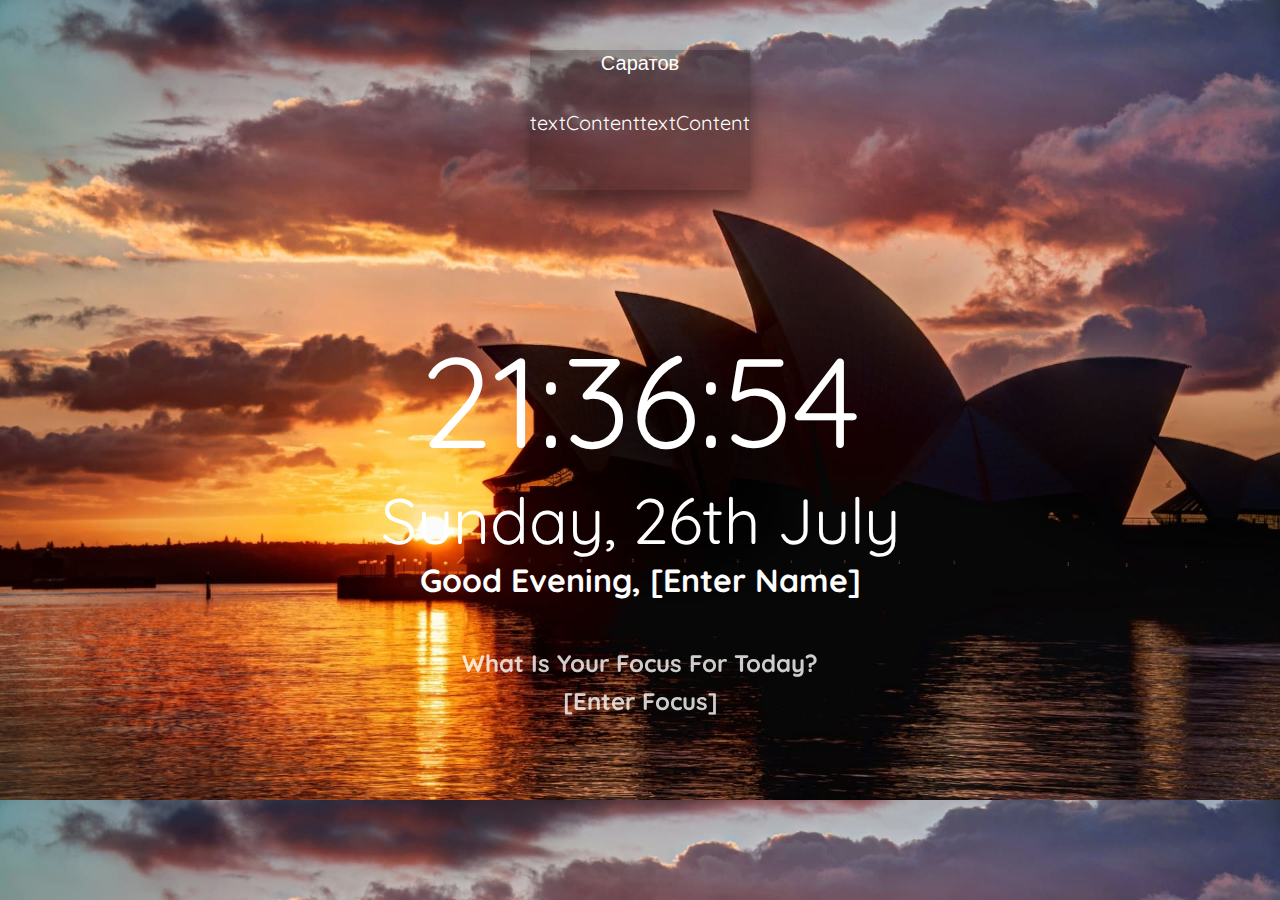
<file: momentum/src/index.html>
<!DOCTYPE html>
<html lang="en">
<head>
    <meta charset="UTF-8">
    <meta http-equiv="X-UA-Compatible" content="IE=edge">
    <meta name="viewport" content="width=device-width, initial-scale=1.0">
    <link href="https://fonts.googleapis.com/css2?family=Quicksand:wght@600&display=swap" rel="stylesheet">
    <link rel="stylesheet" href="assets/css/owfont-regular.css">        
    <link rel="stylesheet" href="assets/css/style.css">
    <title>Momentum</title>
</head>
<body>
<!-- temporary -->
    <div class="wrapper">
        <div class="city" contenteditable="true">Саратов</div>
        <i class="weather-icon owf"></i>
        <div class="weather">
            <div class="temperature textContent" >textContent</div>
            <div class="weather-description textContent" >textContent</div>
        </div>            
    </div>
    <button class="btn"></button>
    <time id="time">123</time>
    <time id="date">123</time>
    <h1>
        <span id="greeting"></span>
        <span id="name" contenteditable="true"></span>
    </h1>
    <h2>What Is Your Focus For Today?</h2>
    <h2 id="focus" contenteditable="true"></h2> 
    
    <!-- temporary -->

    <script src="index.js"></script>
</body>
</html>
</file>
<file: museum-adaptive/style.css>
html {
  scroll-behavior: smooth;
}

:root {
  font-size: 10px;
}

* {
  margin: 0 auto;
  padding: 0;
  -webkit-box-sizing: border-box;
  box-sizing: border-box;
}

.header {
  height: 150px;
}

.header-container {
  display: -webkit-box;
  display: -ms-flexbox;
  display: flex;
  -webkit-box-pack: justify;
      -ms-flex-pack: justify;
          justify-content: space-between;
  -webkit-box-align: center;
      -ms-flex-align: center;
          align-items: center;
}

.section {
  margin: 0 auto;
  display: -webkit-box;
  display: -ms-flexbox;
  display: flex;
  padding-top: 75px;
  padding-bottom: 75px;
}

.dark-section {
  background-color: #030303;
}

.container {
  display: -webkit-box;
  display: -ms-flexbox;
  display: flex;
  -webkit-box-orient: horizontal;
  -webkit-box-direction: normal;
      -ms-flex-direction: row;
          flex-direction: row;
  -webkit-box-pack: justify;
      -ms-flex-pack: justify;
          justify-content: space-between;
  margin: 0 auto;
  width: 1440px;
  height: 100%;
}

@media (max-width: 1024px) {
  .container {
    width: 1024px;
  }
  .welcome {
    height: 585px;
  }
  .welcome-content {
    height: 285px;
  }
  .navigation_list_item {
    display: none;
  }
  .visiting {
    height: 1435px;
  }
}

@media (max-width: 796px) {
  .container {
    width: 796px;
  }
}

.nav_logo {
  background-image: url("assets/svg/Vector.svg");
  background-repeat: no-repeat;
  font-family: Forum;
  font-weight: normal;
  font-style: normal;
  font-size: 28px;
  line-height: 31px;
  letter-spacing: 5px;
  text-transform: uppercase;
  color: #FFFFFF;
  width: 230px;
  display: -webkit-box;
  display: -ms-flexbox;
  display: flex;
  -webkit-box-pack: right;
      -ms-flex-pack: right;
          justify-content: right;
}

.navigation_bar {
  display: -webkit-box;
  display: -ms-flexbox;
  display: flex;
  width: 100%;
  -webkit-box-pack: right;
      -ms-flex-pack: right;
          justify-content: right;
}

.navigation_bar .navigation_list {
  display: -webkit-box;
  display: -ms-flexbox;
  display: flex;
  margin-right: 0;
  list-style: none;
  width: 840px;
  -webkit-box-pack: justify;
      -ms-flex-pack: justify;
          justify-content: space-between;
}

.navigation_bar .navigation_list_item a {
  width: auto;
  font-family: Roboto;
  font-style: normal;
  font-weight: 200;
  font-size: 22px;
  line-height: 26px;
  letter-spacing: 2px;
  text-decoration: none;
  color: #FFFFFF;
}

.welcome {
  height: 810px;
  padding-top: 0px;
  padding-bottom: 60px;
}

.welcome .welcome_content-wrapper {
  display: -webkit-box;
  display: -ms-flexbox;
  display: flex;
  -webkit-box-pack: justify;
      -ms-flex-pack: justify;
          justify-content: space-between;
  background-image: url("assets/img/welcome-slider/1.jpg"), -webkit-gradient(linear, left top, right top, from(#000000), color-stop(16.19%, rgba(0, 0, 0, 0.5)), color-stop(30.73%, rgba(0, 0, 0, 0)));
  background-image: url("assets/img/welcome-slider/1.jpg"), linear-gradient(90deg, #000000 0%, rgba(0, 0, 0, 0.5) 16.19%, rgba(0, 0, 0, 0) 30.73%);
  background-repeat: no-repeat;
  background-position: right;
  width: 100%;
}

.welcome .welcome_content-wrapper .welcome-content {
  -webkit-box-orient: vertical;
  -webkit-box-direction: normal;
      -ms-flex-direction: column;
          flex-direction: column;
  width: 100%;
  background: -webkit-gradient(linear, left top, right top, color-stop(25%, #030303), color-stop(black), to(rgba(0, 0, 0, 0)));
  background: linear-gradient(90deg, #030303 25%, black, rgba(0, 0, 0, 0));
}

.welcome .welcome_content-wrapper .welcome-content .welcome-title {
  margin-top: 150px;
}

.welcome .welcome_content-wrapper .welcome-content .welcome-title span {
  display: block;
}

.welcome .welcome_content-wrapper .welcome-content .section-title {
  font-family: Forum;
  font-style: normal;
  font-weight: 300;
  font-size: 80px;
  line-height: 90px;
  letter-spacing: 5px;
  text-transform: uppercase;
  color: #FFFFFF;
}

@media (max-width: 1024px) {
  .welcome .welcome_content-wrapper .welcome-content .section-title {
    font-weight: normal;
    font-size: 50px;
  }
}

@media (max-width: 796px) {
  .welcome .welcome_content-wrapper .welcome-content .section-title {
    font-weight: normal;
    font-size: 40px;
  }
}

.welcome .welcome_content-wrapper .welcome-content .welcome-text {
  width: 100%;
  margin-top: 25px;
  font-family: Roboto;
  font-style: normal;
  font-weight: 300;
  font-size: 28px;
  line-height: 33px;
  letter-spacing: 2px;
  color: #FFFFFF;
}

@media (max-width: 1024px) {
  .welcome .welcome_content-wrapper .welcome-content .welcome-text {
    font-size: 24px;
    line-height: 28px;
  }
}

@media (max-width: 796px) {
  .welcome .welcome_content-wrapper .welcome-content .welcome-text {
    font-size: 20px;
    line-height: 23px;
  }
}

.welcome .welcome_content-wrapper .welcome-content .button-container {
  display: -webkit-box;
  display: -ms-flexbox;
  display: flex;
  width: 360px;
  margin-top: 75px;
  margin-left: 0;
}

.welcome .welcome_content-wrapper .welcome-content .button-container .discover-button {
  cursor: pointer;
  display: -webkit-box;
  display: -ms-flexbox;
  display: flex;
  -webkit-box-pack: center;
      -ms-flex-pack: center;
          justify-content: center;
  -webkit-box-align: center;
      -ms-flex-align: center;
          align-items: center;
  height: 75px;
  width: 360px;
  border: none;
  border-radius: 10px;
  background: #710707;
  outline: none;
  -webkit-transition-duration: 0.5s;
          transition-duration: 0.5s;
  cursor: pointer;
  font-family: Roboto;
  font-style: normal;
  font-weight: 200;
  font-size: 22px;
  line-height: 26px;
  letter-spacing: 2px;
  text-decoration: none;
  color: #FFFFFF;
}

.welcome .welcome_content-wrapper .welcome-content .button-container .discover-button:hover {
  background-color: #9d8665;
  -webkit-box-shadow: inset 0 0 0 2px #030303;
          box-shadow: inset 0 0 0 2px #030303;
}

.welcome-slider-wrapper {
  display: -webkit-box;
  display: -ms-flexbox;
  display: flex;
  width: 100%;
}

.welcome-slider {
  display: -webkit-box;
  display: -ms-flexbox;
  display: flex;
  height: 120px;
  width: 600px;
  background-color: #030303;
  padding-top: 42px;
  padding-left: 76px;
  margin-right: 0;
  margin-top: 690px;
  font-family: Roboto;
  font-style: normal;
  font-weight: 300;
  font-size: 22px;
  line-height: 38px;
  color: #FFFFFF;
  text-transform: uppercase;
  color: #FFFFFF;
}

.visiting {
  height: 1266px;
}

@media (max-width: 1024px) {
  .visiting {
    height: 1435px;
  }
}

.visiting_content-wrapper {
  display: -webkit-box;
  display: -ms-flexbox;
  display: flex;
  -webkit-box-orient: vertical;
  -webkit-box-direction: normal;
      -ms-flex-direction: column;
          flex-direction: column;
  width: 100%;
}

.visiting-title {
  width: 100%;
  display: -webkit-box;
  display: -ms-flexbox;
  display: flex;
  margin-left: 0;
  font-family: Forum;
  font-style: normal;
  font-weight: 300;
  font-size: 80px;
  line-height: 90px;
  letter-spacing: 5px;
  text-transform: uppercase;
  color: #FFFFFF;
  height: 118px;
}

@media (max-width: 1024px) {
  .visiting-title {
    font-weight: normal;
    font-size: 50px;
  }
}

@media (max-width: 796px) {
  .visiting-title {
    font-weight: normal;
    font-size: 40px;
  }
}

.visiting-content {
  padding-top: 80px;
  display: -webkit-box;
  display: -ms-flexbox;
  display: flex;
  -ms-flex-wrap: wrap;
      flex-wrap: wrap;
  row-gap: 60px;
  -webkit-column-gap: 45px;
          column-gap: 45px;
  width: 100%;
  -webkit-box-pack: justify;
      -ms-flex-pack: justify;
          justify-content: space-between;
}

.visiting-card {
  text-decoration: none;
  display: block;
}

.visiting-card h3 {
  font-family: Forum;
  font-weight: normal;
  font-style: normal;
  font-size: 32px;
  line-height: 35px;
  letter-spacing: 5px;
  text-transform: uppercase;
  margin-top: 20px;
  color: #030303;
}

@media (max-width: 1024px) {
  .visiting-card h3 {
    font-size: 28px;
    line-height: 31px;
  }
}

@media (max-width: 796px) {
  .visiting-card h3 {
    font-size: 22px;
    line-height: 24px;
    letter-spacing: 3px;
  }
}

.visiting-card .underline-visiting-card {
  position: relative;
}

.visiting-card .underline-visiting-card:after {
  content: "";
  position: absolute;
  bottom: -14px;
  left: 0;
  right: 0;
  height: 3px;
  background-color: #710707;
}

.visiting-card p:nth-child(3) {
  margin-top: 24px;
  font-family: Roboto;
  font-weight: 200;
  font-style: normal;
  font-size: 22px;
  line-height: 26px;
  color: #030303;
}

@media (max-width: 1024px) {
  .visiting-card p:nth-child(3) {
    font-size: 20px;
    line-height: 23px;
  }
}

@media (max-width: 796px) {
  .visiting-card p:nth-child(3) {
    font-size: 18px;
    line-height: 21px;
  }
}

.visiting-card p:nth-child(4) {
  margin-top: 10px;
  font-family: Roboto;
  font-weight: 200;
  font-style: normal;
  font-size: 22px;
  line-height: 26px;
  color: #030303;
  font-size: 18px;
}

@media (max-width: 1024px) {
  .visiting-card p:nth-child(4) {
    font-size: 20px;
    line-height: 23px;
  }
}

@media (max-width: 796px) {
  .visiting-card p:nth-child(4) {
    font-size: 18px;
    line-height: 21px;
  }
}

@media (max-width: 1024px) {
  .visiting-card p:nth-child(4) {
    font-size: 16px;
    line-height: 19px;
  }
}

@media (max-width: 1024px) {
  .visiting-card .picture img {
    width: 330px;
    height: 215px;
  }
}

@media (max-width: 769px) {
  .visiting-card .picture img {
    height: 180px;
    width: 280px;
  }
}

.light-section-title {
  color: #9D8665;
}

.section-border {
  border-bottom: 3px solid #710707;
}

.explore {
  height: 865px;
}

.explore .explore_content-wrapper {
  display: -webkit-box;
  display: -ms-flexbox;
  display: flex;
  -webkit-box-orient: vertical;
  -webkit-box-direction: normal;
      -ms-flex-direction: column;
          flex-direction: column;
  width: 100%;
  background-image: url("assets/img/explore-slider/after.jpg");
  background-repeat: no-repeat;
  background-position: right;
}

.explore .explore_content-wrapper .explore-title {
  font-family: Forum;
  font-style: normal;
  font-weight: 300;
  font-size: 80px;
  line-height: 90px;
  letter-spacing: 5px;
  text-transform: uppercase;
  color: #FFFFFF;
  margin-left: 0;
  height: 118px;
  width: 660px;
}

@media (max-width: 1024px) {
  .explore .explore_content-wrapper .explore-title {
    font-weight: normal;
    font-size: 50px;
  }
}

@media (max-width: 796px) {
  .explore .explore_content-wrapper .explore-title {
    font-weight: normal;
    font-size: 40px;
  }
}

.explore .explore_content-wrapper .explore-content {
  margin-left: 0;
  margin-top: 54px;
  width: 655px;
}

.explore .explore_content-wrapper .explore-content p {
  font-family: Roboto;
  font-style: normal;
  font-weight: 300;
  font-size: 22px;
  line-height: 38px;
  color: #FFFFFF;
  margin-top: 23px;
}

.explore .explore_content-wrapper .explore-content p span {
  font-family: Roboto;
  font-style: normal;
  font-weight: 300;
  font-size: 22px;
  line-height: 38px;
  color: #FFFFFF;
  color: #9d8665;
}

.video {
  height: 1396px;
}

.video_content-wrapper {
  display: -webkit-box;
  display: -ms-flexbox;
  display: flex;
  -ms-flex-flow: wrap;
      flex-flow: wrap;
  row-gap: 75px;
  -webkit-column-gap: 50px;
          column-gap: 50px;
  height: 90px;
  width: 100%;
  -webkit-box-align: center;
      -ms-flex-align: center;
          align-items: center;
  -webkit-box-pack: justify;
      -ms-flex-pack: justify;
          justify-content: space-between;
}

.video_content-wrapper .video-title {
  font-family: Forum;
  font-style: normal;
  font-weight: 300;
  font-size: 80px;
  line-height: 90px;
  letter-spacing: 5px;
  text-transform: uppercase;
  color: #FFFFFF;
  margin-left: 0;
  color: #7E6C51;
}

@media (max-width: 1024px) {
  .video_content-wrapper .video-title {
    font-weight: normal;
    font-size: 50px;
  }
}

@media (max-width: 796px) {
  .video_content-wrapper .video-title {
    font-weight: normal;
    font-size: 40px;
  }
}

.video_content-wrapper .video-content {
  width: 690px;
  font-family: Roboto;
  font-style: normal;
  font-weight: 300;
  font-size: 22px;
  line-height: 38px;
  color: #FFFFFF;
  color: #030303;
}

.video_content-wrapper .main-video {
  display: -webkit-box;
  display: -ms-flexbox;
  display: flex;
  -ms-flex-flow: wrap;
      flex-flow: wrap;
  row-gap: 38px;
  -webkit-column-gap: 35px;
          column-gap: 35px;
}

.gallery_content-wrapper {
  width: 100%;
}

.gallery {
  height: 2200px;
  width: 100%;
  overflow-y: hidden;
}

.gallery-title {
  font-family: Forum;
  font-style: normal;
  font-weight: 300;
  font-size: 80px;
  line-height: 90px;
  letter-spacing: 5px;
  text-transform: uppercase;
  color: #FFFFFF;
  margin-left: 0;
}

@media (max-width: 1024px) {
  .gallery-title {
    font-weight: normal;
    font-size: 50px;
  }
}

@media (max-width: 796px) {
  .gallery-title {
    font-weight: normal;
    font-size: 40px;
  }
}

.picture-container {
  width: 100%;
  height: 3100px;
  padding-top: 75px;
}

.picture-container .picture-inner-container {
  height: 100%;
  display: -webkit-box;
  display: -ms-flexbox;
  display: flex;
  -webkit-box-orient: vertical;
  -webkit-box-direction: normal;
      -ms-flex-flow: wrap column;
          flex-flow: wrap column;
  row-gap: 24px;
  -webkit-column-gap: 36px;
          column-gap: 36px;
  background: -webkit-gradient(linear, left top, left bottom, from(rgba(0, 0, 0, 0)), to(#030303));
  background: linear-gradient(180deg, rgba(0, 0, 0, 0) 0%, #030303 100%);
}

.picture-container .picture-inner-container img {
  width: 456px;
}

.picture-container .picture-inner-container img:nth-child(1) {
  margin-top: 50px;
}

.picture-container .picture-inner-container img:nth-child(11) {
  margin-top: 50px;
}

.tickets {
  height: 893px;
  padding-bottom: 0;
}

.tickets .tickets_content-wrapper {
  display: -webkit-box;
  display: -ms-flexbox;
  display: flex;
  -webkit-box-orient: vertical;
  -webkit-box-direction: normal;
      -ms-flex-direction: column;
          flex-direction: column;
  width: 100%;
}

.tickets .tickets_content-wrapper .tickets-title {
  width: 100%;
  display: -webkit-box;
  display: -ms-flexbox;
  display: flex;
  margin-left: 0;
  font-family: Forum;
  font-style: normal;
  font-weight: 300;
  font-size: 80px;
  line-height: 90px;
  letter-spacing: 5px;
  text-transform: uppercase;
  color: #FFFFFF;
  height: 118px;
  color: #7E6C51;
}

@media (max-width: 1024px) {
  .tickets .tickets_content-wrapper .tickets-title {
    font-weight: normal;
    font-size: 50px;
  }
}

@media (max-width: 796px) {
  .tickets .tickets_content-wrapper .tickets-title {
    font-weight: normal;
    font-size: 40px;
  }
}

.tickets .tickets_content-wrapper .tickets-content {
  padding-top: 75px;
  width: 100%;
  display: -webkit-box;
  display: -ms-flexbox;
  display: flex;
  -webkit-box-pack: justify;
      -ms-flex-pack: justify;
          justify-content: space-between;
}

.tickets .tickets_content-wrapper .tickets-content .tickets-radio-wrapper {
  width: 100%;
  padding-left: 60px;
}

.tickets .tickets_content-wrapper .tickets-content .tickets-radio-wrapper .tickets-radio {
  display: -webkit-box;
  display: -ms-flexbox;
  display: flex;
  -webkit-box-orient: vertical;
  -webkit-box-direction: normal;
      -ms-flex-direction: column;
          flex-direction: column;
  margin-right: auto;
  margin-left: 0;
  max-width: -webkit-fit-content;
  max-width: -moz-fit-content;
  max-width: fit-content;
}

.tickets .tickets_content-wrapper .tickets-content .tickets-radio-wrapper .tickets-radio h3 {
  width: 100%;
  padding-bottom: 25px;
  font-family: Roboto;
  font-style: normal;
  font-weight: 300;
  font-size: 28px;
  line-height: 33px;
  letter-spacing: 2px;
  color: #FFFFFF;
  font-weight: 700;
  letter-spacing: 0px;
  color: #030303;
  text-align: left;
}

@media (max-width: 1024px) {
  .tickets .tickets_content-wrapper .tickets-content .tickets-radio-wrapper .tickets-radio h3 {
    font-size: 24px;
    line-height: 28px;
  }
}

@media (max-width: 796px) {
  .tickets .tickets_content-wrapper .tickets-content .tickets-radio-wrapper .tickets-radio h3 {
    font-size: 20px;
    line-height: 23px;
  }
}

.tickets .tickets_content-wrapper .tickets-content .tickets-radio-wrapper .tickets-radio .form_radio {
  width: 100%;
  padding-top: 25px;
  font-family: Roboto;
  font-size: 22px;
  font-style: normal;
  font-weight: 300;
  line-height: 26px;
  letter-spacing: 0em;
  text-align: left;
}

.tickets .tickets_content-wrapper .tickets-content .tickets-radio-wrapper .tickets-radio .form_radio label {
  padding-left: 20px;
  line-height: 18px;
}

.tickets .tickets_content-wrapper .tickets-content .tickets-radio-wrapper .tickets-radio .form_radio input {
  width: 17px;
  height: 17px;
  cursor: pointer;
}

.tickets .tickets_content-wrapper .tickets-content .amount-title h3 {
  text-align: right;
  color: #000000;
  font-family: Roboto;
  font-size: 28px;
  font-style: normal;
  font-weight: 700;
  line-height: 33px;
  letter-spacing: 0em;
}

.tickets .tickets_content-wrapper .tickets-content .amount-basic {
  padding-top: 25px;
  font-family: Roboto;
  font-size: 22px;
  font-style: normal;
  font-weight: 300;
  line-height: 26px;
  letter-spacing: 0em;
  text-align: left;
}

.tickets .tickets_content-wrapper .tickets-content .amount-senior {
  padding-top: 10px;
  font-family: Roboto;
  font-size: 22px;
  font-style: normal;
  font-weight: 300;
  line-height: 26px;
  letter-spacing: 0em;
  text-align: left;
}

.tickets .tickets_content-wrapper .tickets-content .amount-total h3 {
  padding-top: 50px;
  text-align: left;
  color: #000000;
  font-family: Roboto;
  font-size: 28px;
  font-style: normal;
  font-weight: 700;
  line-height: 33px;
  letter-spacing: 1.649999976158142px;
}

.tickets .tickets_content-wrapper .tickets-content .buy {
  cursor: pointer;
  margin-top: 60px;
  margin-left: -25px;
  height: 50px;
  width: 175px;
  left: 1265px;
  top: 586px;
  border-radius: 0px;
  font-family: Roboto;
  font-size: 22px;
  font-style: normal;
  font-weight: 300;
  line-height: 26px;
  letter-spacing: 2px;
  text-align: center;
  color: #FFFFFF;
  background: #000000;
}

.counter {
  display: -webkit-box;
  display: -ms-flexbox;
  display: flex;
  -webkit-box-pack: justify;
      -ms-flex-pack: justify;
          justify-content: space-between;
  -webkit-box-align: center;
      -ms-flex-align: center;
          align-items: center;
  width: 100%;
  margin-top: 15px;
  width: 150px;
  height: 50px;
  border: solid black 3px;
}

.counter p {
  font-family: Roboto;
  font-size: 28px;
  font-style: normal;
  font-weight: 500;
  line-height: 26px;
  letter-spacing: 0em;
}

.parallax {
  position: relative;
  background-size: cover;
  background-attachment: fixed;
  background-image: url(assets/img/parallax.jpg);
  width: 100%;
  height: 400px;
  margin-bottom: 0;
}

.contacts {
  height: 962px;
}

.contacts_content-wrapper {
  display: -webkit-box;
  display: -ms-flexbox;
  display: flex;
  -webkit-box-orient: vertical;
  -webkit-box-direction: normal;
      -ms-flex-direction: column;
          flex-direction: column;
  width: 100%;
}

.contacts-title {
  font-family: Forum;
  font-style: normal;
  font-weight: 300;
  font-size: 80px;
  line-height: 90px;
  letter-spacing: 5px;
  text-transform: uppercase;
  color: #FFFFFF;
  color: #7E6C51;
  width: 100%;
  display: -webkit-box;
  display: -ms-flexbox;
  display: flex;
  margin-left: 0;
  height: 118px;
}

@media (max-width: 1024px) {
  .contacts-title {
    font-weight: normal;
    font-size: 50px;
  }
}

@media (max-width: 796px) {
  .contacts-title {
    font-weight: normal;
    font-size: 40px;
  }
}

.contacts-wrapper {
  display: -webkit-box;
  display: -ms-flexbox;
  display: flex;
  -webkit-box-pack: justify;
      -ms-flex-pack: justify;
          justify-content: space-between;
  width: 100%;
}

.contacts-content {
  width: 278px;
  height: 245px;
  margin-top: 75px;
  margin-left: 0;
  display: block;
}

.contacts-content h3 {
  display: block;
  width: 100%;
  font-family: Roboto;
  font-size: 28px;
  font-style: normal;
  font-weight: 500;
  line-height: 33px;
  letter-spacing: 0em;
  text-align: left;
  color: #000000;
}

.contacts-text {
  display: block;
  width: 100%;
  font-family: Roboto;
  font-size: 22px;
  font-style: normal;
  font-weight: 300;
  line-height: 26px;
  letter-spacing: 0em;
  margin-top: 50px;
  color: #000;
}

.contacts-text p {
  margin-top: 24px;
}

.contacts-image {
  width: 960px;
  margin-left: 200px;
  margin-top: 70px;
}

.contacts-content span {
  display: block;
}

.footer {
  height: 392px;
}

.footer-container {
  display: -webkit-box;
  display: -ms-flexbox;
  display: flex;
  padding-top: 85px;
  width: 100%;
  margin-right: auto;
  margin-left: 0;
}

.footer-nav_logo {
  display: -webkit-box;
  display: -ms-flexbox;
  display: flex;
  background-image: url("assets/svg/Vector.svg");
  background-repeat: no-repeat;
  font-family: Forum;
  font-style: normal;
  font-weight: normal;
  font-size: 28px;
  line-height: 31px;
  letter-spacing: 5px;
  text-transform: uppercase;
  color: #FFFFFF;
  width: 330px;
  -webkit-box-pack: right;
      -ms-flex-pack: right;
          justify-content: right;
}

.footer-navigation-bar {
  padding-left: 80px;
  display: -webkit-box;
  display: -ms-flexbox;
  display: flex;
  width: 700px;
  -webkit-box-pack: right;
      -ms-flex-pack: right;
          justify-content: right;
}

.navigation_list-column {
  display: -webkit-box;
  display: -ms-flexbox;
  display: flex;
  -webkit-box-orient: vertical;
  -webkit-box-direction: normal;
      -ms-flex-direction: column;
          flex-direction: column;
  list-style: none;
}

.navigation_list-column_item a {
  display: -webkit-box;
  display: -ms-flexbox;
  display: flex;
  text-decoration: none;
  font-family: Roboto;
  font-style: normal;
  font-weight: 200;
  font-size: 22px;
  line-height: 26px;
  letter-spacing: 2px;
  color: #FFFFFF;
  margin-top: 15px;
  text-align: left;
}

.social {
  width: 100%;
}
/*# sourceMappingURL=style.css.map */
</file>
<file: museum-dom/style.css>
html {
  scroll-behavior: smooth;
}

:root {
  font-size: 10px;
}

* {
  margin: 0 auto;
  padding: 0;
  -webkit-box-sizing: border-box;
  box-sizing: border-box;
}

.header {
  height: 150px;
}

.header-container {
  display: -webkit-box;
  display: -ms-flexbox;
  display: flex;
  -webkit-box-pack: justify;
      -ms-flex-pack: justify;
          justify-content: space-between;
  -webkit-box-align: center;
      -ms-flex-align: center;
          align-items: center;
}

.section {
  margin: 0 auto;
  display: -webkit-box;
  display: -ms-flexbox;
  display: flex;
  padding-top: 75px;
  padding-bottom: 75px;
}

.dark-section {
  background-color: #030303;
}

.container {
  display: -webkit-box;
  display: -ms-flexbox;
  display: flex;
  -webkit-box-orient: horizontal;
  -webkit-box-direction: normal;
      -ms-flex-direction: row;
          flex-direction: row;
  -webkit-box-pack: justify;
      -ms-flex-pack: justify;
          justify-content: space-between;
  margin: 0 auto;
  width: 1440px;
  height: 100%;
}

@media (max-width: 1024px) {
  .container {
    width: 1024px;
  }
  .welcome {
    height: 585px;
  }
  .welcome-content {
    height: 285px;
  }
  .navigation_list_item {
    display: none;
  }
  .visiting {
    height: 1435px;
  }
}

@media (max-width: 796px) {
  .container {
    width: 796px;
  }
}

.nav_logo {
  background-image: url("assets/svg/Vector.svg");
  background-repeat: no-repeat;
  font-family: Forum;
  font-weight: normal;
  font-style: normal;
  font-size: 28px;
  line-height: 31px;
  letter-spacing: 5px;
  text-transform: uppercase;
  color: #FFFFFF;
  width: 230px;
  display: -webkit-box;
  display: -ms-flexbox;
  display: flex;
  -webkit-box-pack: right;
      -ms-flex-pack: right;
          justify-content: right;
}

.navigation_bar {
  display: -webkit-box;
  display: -ms-flexbox;
  display: flex;
  width: 100%;
  -webkit-box-pack: right;
      -ms-flex-pack: right;
          justify-content: right;
}

.navigation_bar .navigation_list {
  display: -webkit-box;
  display: -ms-flexbox;
  display: flex;
  margin-right: 0;
  list-style: none;
  width: 840px;
  -webkit-box-pack: justify;
      -ms-flex-pack: justify;
          justify-content: space-between;
}

.navigation_bar .navigation_list_item a {
  width: auto;
  font-family: Roboto;
  font-style: normal;
  font-weight: 200;
  font-size: 22px;
  line-height: 26px;
  letter-spacing: 2px;
  text-decoration: none;
  color: #FFFFFF;
}

.welcome {
  height: 810px;
  padding-top: 0px;
  padding-bottom: 60px;
}

.welcome .welcome-slider-image {
  position: absolute;
  right: 480px;
  z-index: 2;
  display: none;
}

.welcome .welcome-slider-image.active {
  display: block;
}

.welcome .welcome_content-wrapper {
  display: -webkit-box;
  display: -ms-flexbox;
  display: flex;
  -webkit-box-pack: justify;
      -ms-flex-pack: justify;
          justify-content: space-between;
  background-repeat: no-repeat;
  background-position: right;
  width: 100%;
}

.welcome .welcome_content-wrapper .welcome-content {
  -webkit-box-orient: vertical;
  -webkit-box-direction: normal;
      -ms-flex-direction: column;
          flex-direction: column;
  width: 100%;
  background: -webkit-gradient(linear, left top, right top, color-stop(25%, #030303), color-stop(black), to(rgba(0, 0, 0, 0)));
  background: linear-gradient(90deg, #030303 25%, black, rgba(0, 0, 0, 0));
  position: relative;
  z-index: 3;
}

.welcome .welcome_content-wrapper .welcome-content .welcome-title {
  margin-top: 150px;
}

.welcome .welcome_content-wrapper .welcome-content .welcome-title span {
  display: block;
}

.welcome .welcome_content-wrapper .welcome-content .section-title {
  font-family: Forum;
  font-style: normal;
  font-weight: 300;
  font-size: 80px;
  line-height: 90px;
  letter-spacing: 5px;
  text-transform: uppercase;
  color: #FFFFFF;
}

@media (max-width: 1024px) {
  .welcome .welcome_content-wrapper .welcome-content .section-title {
    font-weight: normal;
    font-size: 50px;
  }
}

@media (max-width: 796px) {
  .welcome .welcome_content-wrapper .welcome-content .section-title {
    font-weight: normal;
    font-size: 40px;
  }
}

.welcome .welcome_content-wrapper .welcome-content .welcome-text {
  width: 100%;
  margin-top: 25px;
  font-family: Roboto;
  font-style: normal;
  font-weight: 300;
  font-size: 28px;
  line-height: 33px;
  letter-spacing: 2px;
  color: #FFFFFF;
}

@media (max-width: 1024px) {
  .welcome .welcome_content-wrapper .welcome-content .welcome-text {
    font-size: 24px;
    line-height: 28px;
  }
}

@media (max-width: 796px) {
  .welcome .welcome_content-wrapper .welcome-content .welcome-text {
    font-size: 20px;
    line-height: 23px;
  }
}

.welcome .welcome_content-wrapper .welcome-content .button-container {
  display: -webkit-box;
  display: -ms-flexbox;
  display: flex;
  width: 360px;
  margin-top: 75px;
  margin-left: 0;
}

.welcome .welcome_content-wrapper .welcome-content .button-container .discover-button {
  cursor: pointer;
  display: -webkit-box;
  display: -ms-flexbox;
  display: flex;
  -webkit-box-pack: center;
      -ms-flex-pack: center;
          justify-content: center;
  -webkit-box-align: center;
      -ms-flex-align: center;
          align-items: center;
  height: 75px;
  width: 360px;
  border: none;
  border-radius: 10px;
  background: #710707;
  outline: none;
  -webkit-transition-duration: 0.5s;
          transition-duration: 0.5s;
  cursor: pointer;
  font-family: Roboto;
  font-style: normal;
  font-weight: 200;
  font-size: 22px;
  line-height: 26px;
  letter-spacing: 2px;
  text-decoration: none;
  color: #FFFFFF;
}

.welcome .welcome_content-wrapper .welcome-content .button-container .discover-button:hover {
  background-color: #9d8665;
  -webkit-box-shadow: inset 0 0 0 2px #030303;
          box-shadow: inset 0 0 0 2px #030303;
}

.welcome-slider-wrapper {
  display: -webkit-box;
  display: -ms-flexbox;
  display: flex;
  width: 100%;
  position: relative;
  z-index: 5;
}

.welcome-slider-dots {
  display: -webkit-box;
  display: -ms-flexbox;
  display: flex;
  -webkit-box-pack: start;
      -ms-flex-pack: start;
          justify-content: start;
  -webkit-box-align: center;
      -ms-flex-align: center;
          align-items: center;
  height: 120px;
  width: 600px;
  background-color: #030303;
  padding-top: 0px;
  padding-left: 76px;
  margin-right: 0;
  margin-top: 690px;
  font-family: Roboto;
  font-style: normal;
  font-weight: 300;
  font-size: 22px;
  line-height: 38px;
  color: #FFFFFF;
  text-transform: uppercase;
  color: #FFFFFF;
}

.welcome-slider-dots .welcome-counter-wrapper {
  display: -webkit-box;
  display: -ms-flexbox;
  display: flex;
  width: 180px;
}

.welcome-slider-dots .welcome-counter-wrapper span {
  padding-right: 5px;
  padding-left: 5px;
}

.welcome-slider-dots .welcome-dots-wrapper {
  display: -webkit-box;
  display: -ms-flexbox;
  display: flex;
  width: 100%;
  padding-left: 30px;
  padding-right: 30px;
}

.welcome-slider-dots .welcome-dots-wrapper .welcome-slider-dot {
  margin-left: 20px;
  width: 17px;
  height: 17px;
  background-color: #FFFFFF;
  cursor: pointer;
}

.welcome-slider-dots .welcome-dots-wrapper .welcome-slider-dot.active {
  background-color: #9d8665;
}

.welcome-slider-dots .welcome-arrow-wrapper {
  display: -webkit-box;
  display: -ms-flexbox;
  display: flex;
  width: 340px;
  padding-right: 60px;
}

.welcome-slider-dots .welcome-arrow-wrapper .right-arrow {
  -webkit-transform: rotate(180deg);
          transform: rotate(180deg);
  cursor: pointer;
}

.welcome-slider-dots .welcome-arrow-wrapper .left-arrow {
  cursor: pointer;
}

.visiting {
  height: 1266px;
}

@media (max-width: 1024px) {
  .visiting {
    height: 1435px;
  }
}

.visiting_content-wrapper {
  display: -webkit-box;
  display: -ms-flexbox;
  display: flex;
  -webkit-box-orient: vertical;
  -webkit-box-direction: normal;
      -ms-flex-direction: column;
          flex-direction: column;
  width: 100%;
}

.visiting-title {
  width: 100%;
  display: -webkit-box;
  display: -ms-flexbox;
  display: flex;
  margin-left: 0;
  font-family: Forum;
  font-style: normal;
  font-weight: 300;
  font-size: 80px;
  line-height: 90px;
  letter-spacing: 5px;
  text-transform: uppercase;
  color: #FFFFFF;
  height: 118px;
}

@media (max-width: 1024px) {
  .visiting-title {
    font-weight: normal;
    font-size: 50px;
  }
}

@media (max-width: 796px) {
  .visiting-title {
    font-weight: normal;
    font-size: 40px;
  }
}

.visiting-content {
  padding-top: 80px;
  display: -webkit-box;
  display: -ms-flexbox;
  display: flex;
  -ms-flex-wrap: wrap;
      flex-wrap: wrap;
  row-gap: 60px;
  -webkit-column-gap: 45px;
          column-gap: 45px;
  width: 100%;
  -webkit-box-pack: justify;
      -ms-flex-pack: justify;
          justify-content: space-between;
}

.visiting-card {
  text-decoration: none;
  display: block;
}

.visiting-card h3 {
  font-family: Forum;
  font-weight: normal;
  font-style: normal;
  font-size: 32px;
  line-height: 35px;
  letter-spacing: 5px;
  text-transform: uppercase;
  margin-top: 20px;
  color: #030303;
}

@media (max-width: 1024px) {
  .visiting-card h3 {
    font-size: 28px;
    line-height: 31px;
  }
}

@media (max-width: 796px) {
  .visiting-card h3 {
    font-size: 22px;
    line-height: 24px;
    letter-spacing: 3px;
  }
}

.visiting-card .underline-visiting-card {
  position: relative;
}

.visiting-card .underline-visiting-card:after {
  content: "";
  position: absolute;
  bottom: -14px;
  left: 0;
  right: 0;
  height: 3px;
  background-color: #710707;
}

.visiting-card p:nth-child(3) {
  margin-top: 24px;
  font-family: Roboto;
  font-weight: 200;
  font-style: normal;
  font-size: 22px;
  line-height: 26px;
  color: #030303;
}

@media (max-width: 1024px) {
  .visiting-card p:nth-child(3) {
    font-size: 20px;
    line-height: 23px;
  }
}

@media (max-width: 796px) {
  .visiting-card p:nth-child(3) {
    font-size: 18px;
    line-height: 21px;
  }
}

.visiting-card p:nth-child(4) {
  margin-top: 10px;
  font-family: Roboto;
  font-weight: 200;
  font-style: normal;
  font-size: 22px;
  line-height: 26px;
  color: #030303;
  font-size: 18px;
}

@media (max-width: 1024px) {
  .visiting-card p:nth-child(4) {
    font-size: 20px;
    line-height: 23px;
  }
}

@media (max-width: 796px) {
  .visiting-card p:nth-child(4) {
    font-size: 18px;
    line-height: 21px;
  }
}

@media (max-width: 1024px) {
  .visiting-card p:nth-child(4) {
    font-size: 16px;
    line-height: 19px;
  }
}

@media (max-width: 1024px) {
  .visiting-card .picture img {
    width: 330px;
    height: 215px;
  }
}

@media (max-width: 769px) {
  .visiting-card .picture img {
    height: 180px;
    width: 280px;
  }
}

.light-section-title {
  color: #9D8665;
}

.section-border {
  border-bottom: 3px solid #710707;
}

.explore {
  height: 865px;
}

.explore .explore_content-wrapper {
  display: -webkit-box;
  display: -ms-flexbox;
  display: flex;
  -webkit-box-orient: vertical;
  -webkit-box-direction: normal;
      -ms-flex-direction: column;
          flex-direction: column;
  width: 100%;
  background-image: url("assets/img/explore-slider/after.jpg");
  background-repeat: no-repeat;
  background-position: right;
}

.explore .explore_content-wrapper .explore-title {
  font-family: Forum;
  font-style: normal;
  font-weight: 300;
  font-size: 80px;
  line-height: 90px;
  letter-spacing: 5px;
  text-transform: uppercase;
  color: #FFFFFF;
  margin-left: 0;
  height: 118px;
  width: 660px;
}

@media (max-width: 1024px) {
  .explore .explore_content-wrapper .explore-title {
    font-weight: normal;
    font-size: 50px;
  }
}

@media (max-width: 796px) {
  .explore .explore_content-wrapper .explore-title {
    font-weight: normal;
    font-size: 40px;
  }
}

.explore .explore_content-wrapper .explore-content {
  margin-left: 0;
  margin-top: 54px;
  width: 655px;
}

.explore .explore_content-wrapper .explore-content p {
  font-family: Roboto;
  font-style: normal;
  font-weight: 300;
  font-size: 22px;
  line-height: 38px;
  color: #FFFFFF;
  margin-top: 23px;
}

.explore .explore_content-wrapper .explore-content p span {
  font-family: Roboto;
  font-style: normal;
  font-weight: 300;
  font-size: 22px;
  line-height: 38px;
  color: #FFFFFF;
  color: #9d8665;
}

.video {
  height: 1396px;
}

.video_content-wrapper {
  display: -webkit-box;
  display: -ms-flexbox;
  display: flex;
  -ms-flex-flow: wrap;
      flex-flow: wrap;
  row-gap: 75px;
  -webkit-column-gap: 50px;
          column-gap: 50px;
  height: 90px;
  width: 100%;
  -webkit-box-align: center;
      -ms-flex-align: center;
          align-items: center;
  -webkit-box-pack: justify;
      -ms-flex-pack: justify;
          justify-content: space-between;
}

.video_content-wrapper .video-title {
  font-family: Forum;
  font-style: normal;
  font-weight: 300;
  font-size: 80px;
  line-height: 90px;
  letter-spacing: 5px;
  text-transform: uppercase;
  color: #FFFFFF;
  margin-left: 0;
  color: #7E6C51;
}

@media (max-width: 1024px) {
  .video_content-wrapper .video-title {
    font-weight: normal;
    font-size: 50px;
  }
}

@media (max-width: 796px) {
  .video_content-wrapper .video-title {
    font-weight: normal;
    font-size: 40px;
  }
}

.video_content-wrapper .video-content {
  width: 690px;
  font-family: Roboto;
  font-style: normal;
  font-weight: 300;
  font-size: 22px;
  line-height: 38px;
  color: #FFFFFF;
  color: #030303;
}

.video_content-wrapper .main-video {
  display: -webkit-box;
  display: -ms-flexbox;
  display: flex;
  width: 1440px;
  -webkit-box-pack: justify;
      -ms-flex-pack: justify;
          justify-content: space-between;
}

.video_content-wrapper .video-prev-wrapper {
  position: relative;
  display: -webkit-box;
  display: -ms-flexbox;
  display: flex;
  top: -50px;
}

.video_content-wrapper .video-prev-wrapper .video-prev {
  display: none;
  margin-left: 18px;
  margin-right: 18px;
}

.video_content-wrapper .video-prev-wrapper .video-prev.active {
  display: block;
}

.video-slider-wrapper {
  display: -webkit-box;
  display: -ms-flexbox;
  display: flex;
  width: 100%;
  height: 100%;
  position: relative;
  top: -95px;
}

.video-slider-wrapper .video-slider-dots {
  display: -webkit-box;
  display: -ms-flexbox;
  display: flex;
  -webkit-box-pack: justify;
      -ms-flex-pack: justify;
          justify-content: space-between;
  -webkit-box-align: center;
      -ms-flex-align: center;
          align-items: center;
  width: 220px;
}

.video-slider-wrapper .video-slider-dots .video-dots-wrapper {
  display: -webkit-box;
  display: -ms-flexbox;
  display: flex;
  width: 100%;
  -webkit-box-pack: justify;
      -ms-flex-pack: justify;
          justify-content: space-between;
}

.video-slider-wrapper .video-slider-dots .video-dots-wrapper .video-slider-dot {
  border-radius: 50%;
  margin: 8px;
  width: 12px;
  height: 12px;
  background-color: #7E6C51;
  cursor: pointer;
}

.video-slider-wrapper .video-slider-dots .video-dots-wrapper .video-slider-dot.active {
  background-color: #030303;
}

.video-slider-wrapper .video-slider-dots .video-left-arrow-wrapper {
  display: -webkit-box;
  display: -ms-flexbox;
  display: flex;
  margin: 10px;
}

.video-slider-wrapper .video-slider-dots .video-left-arrow-wrapper .left-arrow {
  cursor: pointer;
  -webkit-transform: rotate(180deg);
          transform: rotate(180deg);
}

.video-slider-wrapper .video-slider-dots .video-right-arrow-wrapper {
  display: -webkit-box;
  display: -ms-flexbox;
  display: flex;
  margin: 10px;
}

.video-slider-wrapper .video-slider-dots .video-right-arrow-wrapper .right-arrow {
  cursor: pointer;
}

.gallery_content-wrapper {
  width: 100%;
}

.gallery {
  height: 2200px;
  width: 100%;
  overflow-y: hidden;
}

.gallery-title {
  font-family: Forum;
  font-style: normal;
  font-weight: 300;
  font-size: 80px;
  line-height: 90px;
  letter-spacing: 5px;
  text-transform: uppercase;
  color: #FFFFFF;
  margin-left: 0;
}

@media (max-width: 1024px) {
  .gallery-title {
    font-weight: normal;
    font-size: 50px;
  }
}

@media (max-width: 796px) {
  .gallery-title {
    font-weight: normal;
    font-size: 40px;
  }
}

.picture-container {
  width: 100%;
  height: 3100px;
  padding-top: 75px;
}

.picture-container .picture-inner-container {
  height: 100%;
  display: -webkit-box;
  display: -ms-flexbox;
  display: flex;
  -webkit-box-orient: vertical;
  -webkit-box-direction: normal;
      -ms-flex-flow: wrap column;
          flex-flow: wrap column;
  row-gap: 24px;
  -webkit-column-gap: 36px;
          column-gap: 36px;
  background: -webkit-gradient(linear, left top, left bottom, from(rgba(0, 0, 0, 0)), to(#030303));
  background: linear-gradient(180deg, rgba(0, 0, 0, 0) 0%, #030303 100%);
}

.picture-container .picture-inner-container img {
  width: 456px;
}

.picture-container .picture-inner-container img:nth-child(1) {
  margin-top: 50px;
}

.picture-container .picture-inner-container img:nth-child(11) {
  margin-top: 50px;
}

.tickets {
  height: 893px;
  padding-bottom: 0;
}

.tickets .tickets_content-wrapper {
  display: -webkit-box;
  display: -ms-flexbox;
  display: flex;
  -webkit-box-orient: vertical;
  -webkit-box-direction: normal;
      -ms-flex-direction: column;
          flex-direction: column;
  width: 100%;
}

.tickets .tickets_content-wrapper .tickets-title {
  width: 100%;
  display: -webkit-box;
  display: -ms-flexbox;
  display: flex;
  margin-left: 0;
  font-family: Forum;
  font-style: normal;
  font-weight: 300;
  font-size: 80px;
  line-height: 90px;
  letter-spacing: 5px;
  text-transform: uppercase;
  color: #FFFFFF;
  height: 118px;
  color: #7E6C51;
}

@media (max-width: 1024px) {
  .tickets .tickets_content-wrapper .tickets-title {
    font-weight: normal;
    font-size: 50px;
  }
}

@media (max-width: 796px) {
  .tickets .tickets_content-wrapper .tickets-title {
    font-weight: normal;
    font-size: 40px;
  }
}

.tickets .tickets_content-wrapper .tickets-content {
  padding-top: 75px;
  width: 100%;
  display: -webkit-box;
  display: -ms-flexbox;
  display: flex;
  -webkit-box-pack: justify;
      -ms-flex-pack: justify;
          justify-content: space-between;
}

.tickets .tickets_content-wrapper .tickets-content .tickets-radio-wrapper {
  width: 100%;
  padding-left: 60px;
}

.tickets .tickets_content-wrapper .tickets-content .tickets-radio-wrapper .tickets-radio {
  display: -webkit-box;
  display: -ms-flexbox;
  display: flex;
  -webkit-box-orient: vertical;
  -webkit-box-direction: normal;
      -ms-flex-direction: column;
          flex-direction: column;
  margin-right: auto;
  margin-left: 0;
  max-width: -webkit-fit-content;
  max-width: -moz-fit-content;
  max-width: fit-content;
}

.tickets .tickets_content-wrapper .tickets-content .tickets-radio-wrapper .tickets-radio h3 {
  width: 100%;
  padding-bottom: 25px;
  font-family: Roboto;
  font-style: normal;
  font-weight: 300;
  font-size: 28px;
  line-height: 33px;
  letter-spacing: 2px;
  color: #FFFFFF;
  font-weight: 700;
  letter-spacing: 0px;
  color: #030303;
  text-align: left;
}

@media (max-width: 1024px) {
  .tickets .tickets_content-wrapper .tickets-content .tickets-radio-wrapper .tickets-radio h3 {
    font-size: 24px;
    line-height: 28px;
  }
}

@media (max-width: 796px) {
  .tickets .tickets_content-wrapper .tickets-content .tickets-radio-wrapper .tickets-radio h3 {
    font-size: 20px;
    line-height: 23px;
  }
}

.tickets .tickets_content-wrapper .tickets-content .tickets-radio-wrapper .tickets-radio .form_radio {
  width: 100%;
  padding-top: 25px;
  font-family: Roboto;
  font-size: 22px;
  font-style: normal;
  font-weight: 300;
  line-height: 26px;
  letter-spacing: 0em;
  text-align: left;
}

.tickets .tickets_content-wrapper .tickets-content .tickets-radio-wrapper .tickets-radio .form_radio label {
  padding-left: 20px;
  line-height: 18px;
}

.tickets .tickets_content-wrapper .tickets-content .tickets-radio-wrapper .tickets-radio .form_radio input {
  width: 17px;
  height: 17px;
  cursor: pointer;
}

.tickets .tickets_content-wrapper .tickets-content .amount-title h3 {
  text-align: right;
  color: #000000;
  font-family: Roboto;
  font-size: 28px;
  font-style: normal;
  font-weight: 700;
  line-height: 33px;
  letter-spacing: 0em;
}

.tickets .tickets_content-wrapper .tickets-content .amount-basic {
  padding-top: 25px;
  font-family: Roboto;
  font-size: 22px;
  font-style: normal;
  font-weight: 300;
  line-height: 26px;
  letter-spacing: 0em;
  text-align: left;
}

.tickets .tickets_content-wrapper .tickets-content .amount-senior {
  padding-top: 10px;
  font-family: Roboto;
  font-size: 22px;
  font-style: normal;
  font-weight: 300;
  line-height: 26px;
  letter-spacing: 0em;
  text-align: left;
}

.tickets .tickets_content-wrapper .tickets-content .amount-total h3 {
  padding-top: 50px;
  text-align: left;
  color: #000000;
  font-family: Roboto;
  font-size: 28px;
  font-style: normal;
  font-weight: 700;
  line-height: 33px;
  letter-spacing: 1.649999976158142px;
}

.tickets .tickets_content-wrapper .tickets-content .buy {
  cursor: pointer;
  margin-top: 60px;
  margin-left: -25px;
  height: 50px;
  width: 175px;
  left: 1265px;
  top: 586px;
  border-radius: 0px;
  font-family: Roboto;
  font-size: 22px;
  font-style: normal;
  font-weight: 300;
  line-height: 26px;
  letter-spacing: 2px;
  text-align: center;
  color: #FFFFFF;
  background: #000000;
}

.counter {
  display: -webkit-box;
  display: -ms-flexbox;
  display: flex;
  -webkit-box-pack: justify;
      -ms-flex-pack: justify;
          justify-content: space-between;
  -webkit-box-align: center;
      -ms-flex-align: center;
          align-items: center;
  width: 100%;
  margin-top: 15px;
  width: 150px;
  height: 50px;
  border: solid black 3px;
}

.counter p {
  font-family: Roboto;
  font-size: 28px;
  font-style: normal;
  font-weight: 500;
  line-height: 26px;
  letter-spacing: 0em;
}

.parallax {
  position: relative;
  background-size: cover;
  background-attachment: fixed;
  background-image: url(assets/img/parallax.jpg);
  width: 100%;
  height: 400px;
  margin-bottom: 0;
}

.contacts {
  height: 962px;
}

.contacts_content-wrapper {
  display: -webkit-box;
  display: -ms-flexbox;
  display: flex;
  -webkit-box-orient: vertical;
  -webkit-box-direction: normal;
      -ms-flex-direction: column;
          flex-direction: column;
  width: 100%;
}

.contacts-title {
  font-family: Forum;
  font-style: normal;
  font-weight: 300;
  font-size: 80px;
  line-height: 90px;
  letter-spacing: 5px;
  text-transform: uppercase;
  color: #FFFFFF;
  color: #7E6C51;
  width: 100%;
  display: -webkit-box;
  display: -ms-flexbox;
  display: flex;
  margin-left: 0;
  height: 118px;
}

@media (max-width: 1024px) {
  .contacts-title {
    font-weight: normal;
    font-size: 50px;
  }
}

@media (max-width: 796px) {
  .contacts-title {
    font-weight: normal;
    font-size: 40px;
  }
}

.contacts-wrapper {
  display: -webkit-box;
  display: -ms-flexbox;
  display: flex;
  -webkit-box-pack: justify;
      -ms-flex-pack: justify;
          justify-content: space-between;
  width: 100%;
}

.contacts-content {
  width: 278px;
  height: 245px;
  margin-top: 75px;
  margin-left: 0;
  display: block;
}

.contacts-content h3 {
  display: block;
  width: 100%;
  font-family: Roboto;
  font-size: 28px;
  font-style: normal;
  font-weight: 500;
  line-height: 33px;
  letter-spacing: 0em;
  text-align: left;
  color: #000000;
}

.contacts-text {
  display: block;
  width: 100%;
  font-family: Roboto;
  font-size: 22px;
  font-style: normal;
  font-weight: 300;
  line-height: 26px;
  letter-spacing: 0em;
  margin-top: 50px;
  color: #000;
}

.contacts-text p {
  margin-top: 24px;
}

.contacts-image {
  width: 960px;
  margin-left: 200px;
  margin-top: 70px;
}

.contacts-content span {
  display: block;
}

.footer {
  height: 392px;
}

.footer-container {
  display: -webkit-box;
  display: -ms-flexbox;
  display: flex;
  padding-top: 85px;
  width: 100%;
  margin-right: auto;
  margin-left: 0;
}

.footer-nav_logo {
  display: -webkit-box;
  display: -ms-flexbox;
  display: flex;
  background-image: url("assets/svg/Vector.svg");
  background-repeat: no-repeat;
  font-family: Forum;
  font-style: normal;
  font-weight: normal;
  font-size: 28px;
  line-height: 31px;
  letter-spacing: 5px;
  text-transform: uppercase;
  color: #FFFFFF;
  width: 330px;
  -webkit-box-pack: right;
      -ms-flex-pack: right;
          justify-content: right;
}

.footer-navigation-bar {
  padding-left: 80px;
  display: -webkit-box;
  display: -ms-flexbox;
  display: flex;
  width: 700px;
  -webkit-box-pack: right;
      -ms-flex-pack: right;
          justify-content: right;
}

.navigation_list-column {
  display: -webkit-box;
  display: -ms-flexbox;
  display: flex;
  -webkit-box-orient: vertical;
  -webkit-box-direction: normal;
      -ms-flex-direction: column;
          flex-direction: column;
  list-style: none;
}

.navigation_list-column_item a {
  display: -webkit-box;
  display: -ms-flexbox;
  display: flex;
  text-decoration: none;
  font-family: Roboto;
  font-style: normal;
  font-weight: 200;
  font-size: 22px;
  line-height: 26px;
  letter-spacing: 2px;
  color: #FFFFFF;
  margin-top: 15px;
  text-align: left;
}

.social {
  width: 100%;
}
/*# sourceMappingURL=style.css.map */
</file>
<file: momentum/src/assets/css/owfont-regular.css>
/*!
 *  owfont-regular 1.0.0 by Deniz Fuchidzhiev - http://websygen.com
 *  License - font: SIL OFL 1.1, css: MIT License
 */
/* FONT PATH
 * -------------------------- */
@font-face {
  font-family: 'owfont';
  src: url('../fonts/owfont-regular.eot?v=1.0.0');
  src: url('../fonts/owfont-regular.eot?#iefix&v=1.0.0') format('embedded-opentype'),
	   url('../fonts/owfont-regular.woff') format('woff'),
	   url('../fonts/owfont-regular.ttf') format('truetype'),
	   url('../fonts/owfont-regular.svg#owf-regular') format('svg');
  font-weight: normal;
  font-style: normal;
}
.owf {
  display: inline-block;
  font: normal normal normal 14px/1 owfont;
  font-size: inherit;
  text-rendering: auto;
  -webkit-font-smoothing: antialiased;
  -moz-osx-font-smoothing: grayscale;
  transform: translate(0, 0);
}
/* makes the font 33% larger relative to the icon container */
.owf-lg {
  font-size: 1.33333333em;
  line-height: 0.75em;
  vertical-align: -15%;
}
.owf-2x {
  font-size: 2em;
}
.owf-3x {
  font-size: 3em;
}
.owf-4x {
  font-size: 4em;
}
.owf-5x {
  font-size: 5em;
}
.owf-fw {
  width: 1.28571429em;
  text-align: center;
}
.owf-ul {
  padding-left: 0;
  margin-left: 2.14285714em;
  list-style-type: none;
}
.owf-ul > li {
  position: relative;
}
.owf-li {
  position: absolute;
  left: -2.14285714em;
  width: 2.14285714em;
  top: 0.14285714em;
  text-align: center;
}
.owf-li.owf-lg {
  left: -1.85714286em;
}
.owf-border {
  padding: .2em .25em .15em;
  border: solid 0.08em #eeeeee;
  border-radius: .1em;
}
.owf-pull-right {
  float: right;
}
.owf-pull-left {
  float: left;
}
.owf.owf-pull-left {
  margin-right: .3em;
}
.owf.owf-pull-right {
  margin-left: .3em;
}

/* owfont uses the Unicode Private Use Area (PUA) to ensure screen
   readers do not read off random characters that represent icons */
   
/*   Weather Condition Codes    */
   
/*   Thunderstorm - - - - - - - - - - - - - - - - - - - - - - - - - - - - - - - - - - - -    */
   
/* thunderstorm with light rain */
.owf-200:before,
.owf-200-d:before,
.owf-200-n:before {
  content: "\EB28";
}
/* thunderstorm with rain */
.owf-201:before,
.owf-201-d:before,
.owf-201-n:before {
  content: "\EB29";
}
/* thunderstorm with heavy rain */
.owf-202:before,
.owf-202-d:before,
.owf-202-n:before {
  content: "\EB2A";
}
/*  light thunderstorm  */
.owf-210:before,
.owf-210-d:before,
.owf-210-n:before {
  content: "\EB32";
}
/*  thunderstorm  */
.owf-211:before,
.owf-211-d:before,
.owf-211-n:before {
  content: "\EB33";
}
/*   heavy thunderstorm   */
.owf-212:before,
.owf-212-d:before,
.owf-212-n:before {
  content: "\EB34";
}
/*   ragged thunderstorm   */
.owf-221:before,
.owf-221-d:before,
.owf-221-n:before {
  content: "\EB3D";
}
/*  thunderstorm with light drizzle    */
.owf-230:before,
.owf-230-d:before,
.owf-230-n:before {
  content: "\EB46";
}
/*  thunderstorm with drizzle     */
.owf-231:before,
.owf-231-d:before,
.owf-231-n:before {
  content: "\EB47";
}
/* thunderstorm with heavy drizzle     */
.owf-232:before,
.owf-232-d:before,
.owf-232-n:before {
  content: "\EB48";
}

/*   Drizzle - - - - - - - - - - - - - - - - - - - - - - - - - - - - - - - - - - - -    */

/*  light intensity drizzle */
.owf-300:before,
.owf-300-d:before,
.owf-300-n:before {
  content: "\EB8C";
}
/*  drizzle */
.owf-301:before,
.owf-301-d:before,
.owf-301-n:before {
  content: "\EB8D";
}
/*  heavy intensity drizzle  */
.owf-302:before,
.owf-302-d:before,
.owf-302-n:before {
  content: "\EB8E";
}
/*   light intensity drizzle rain  */
.owf-310:before,
.owf-310-d:before,
.owf-310-n:before {
  content: "\EB96";
}
/*  drizzle rain  */
.owf-311:before,
.owf-311-d:before,
.owf-311-n:before {
  content: "\EB97";
}
/* heavy intensity drizzle rain */
.owf-312:before,
.owf-312-d:before,
.owf-312-n:before {
  content: "\EB98";
}
/* shower rain and drizzle  */
.owf-313:before,
.owf-313-d:before,
.owf-313-n:before {
  content: "\EB99";
}
/* heavy shower rain and drizzle*/
.owf-314:before,
.owf-314-d:before,
.owf-314-n:before {
  content: "\EB9A";
}
/* shower drizzle */
.owf-321:before,
.owf-321-d:before,
.owf-321-n:before {
  content: "\EBA1";
}

/*   Rain - - - - - - - - - - - - - - - - - - - - - - - - - - - - - - - - - - - -    */

/* light rain  */
.owf-500:before,
.owf-500-d:before,
.owf-500-n:before {
  content: "\EC54";
}
/* moderate rain  */
.owf-501:before,
.owf-501-d:before,
.owf-501-n:before {
  content: "\EC55";
}
/* heavy intensity rain  */
.owf-502:before,
.owf-502-d:before,
.owf-502-n:before {
  content: "\EC56";
}
/* very heavy rain   */
.owf-503:before,
.owf-503-d:before,
.owf-503-n:before {
  content: "\EC57";
}
/* extreme rain    */
.owf-504:before,
.owf-504-d:before,
.owf-504-n:before {
  content: "\EC58";
}
/* freezing rain    */
.owf-511:before,
.owf-511-d:before,
.owf-511-n:before {
  content: "\EC5F";
}
/*  light intensity shower rain    */
.owf-520:before,
.owf-520-d:before,
.owf-520-n:before {
  content: "\EC68";
}
/* shower rain  */
.owf-521:before,
.owf-521-d:before,
.owf-521-n:before {
  content: "\EC69";
}
/*  heavy intensity shower rain  */
.owf-522:before,
.owf-522-d:before,
.owf-522-n:before {
  content: "\EC6A";
}
/* ragged shower rain  */
.owf-531:before,
.owf-531-d:before,
.owf-531-n:before {
  content: "\EC73";
}

/*   Snow - - - - - - - - - - - - - - - - - - - - - - - - - - - - - - - - - - - -    */

/* light snow  */
.owf-600:before,
.owf-600-d:before,
.owf-600-n:before {
  content: "\ECB8";
}
/*  snow  */
.owf-601:before,
.owf-601-d:before,
.owf-601-n:before {
  content: "\ECB9";
}
/*   heavy snow   */
.owf-602:before,
.owf-602-d:before,
.owf-602-n:before {
  content: "\ECBA";
}
/*  sleet  */
.owf-611:before,
.owf-611-d:before,
.owf-611-n:before {
  content: "\ECC3";
}
/*   shower sleet */
.owf-612:before,
.owf-612-d:before,
.owf-612-n:before {
  content: "\ECC4";
}
/* light rain and snow */
.owf-615:before,
.owf-615-d:before,
.owf-615-n:before {
  content: "\ECC7";
}
/* rain and snow  */
.owf-616:before,
.owf-616-d:before,
.owf-616-n:before {
  content: "\ECC8";
}
/* light shower snow  */
.owf-620:before,
.owf-620-d:before,
.owf-620-n:before {
  content: "\ECCC";
}
/* shower snow  */
.owf-621:before,
.owf-621-d:before,
.owf-621-n:before {
  content: "\ECCD";
}
/* heavy shower snow  */
.owf-622:before,
.owf-622-d:before,
.owf-622-n:before {
  content: "\ECCE";
}

/*   Atmosphere - - - - - - - - - - - - - - - - - - - - - - - - - - - - - - - - - - - -    */

/* mist */
.owf-701:before,
.owf-701-d:before,
.owf-701-n:before {
  content: "\ED1D";
}
/* smoke */
.owf-711:before,
.owf-711-d:before,
.owf-711-n:before {
  content: "\ED27";
}
/* haze */
.owf-721:before,
.owf-721-d:before,
.owf-721-n:before {
  content: "\ED31";
}
/* Sand/Dust Whirls */
.owf-731:before,
.owf-731-d:before,
.owf-731-n:before {
  content: "\ED3B";
}
/* Fog */
.owf-741:before,
.owf-741-d:before,
.owf-741-n:before {
  content: "\ED45";
}
/* sand */
.owf-751:before,
.owf-751-d:before,
.owf-751-n:before {
  content: "\ED4F";
}
/* dust */
.owf-761:before,
.owf-761-d:before,
.owf-761-n:before {
  content: "\ED59";
}
/*  VOLCANIC ASH  */
.owf-762:before,
.owf-762-d:before,
.owf-762-n:before {
  content: "\ED5A";
}
/* SQUALLS */
.owf-771:before,
.owf-771-d:before,
.owf-771-n:before {
  content: "\ED63";
}
/* TORNADO */
.owf-781:before,
.owf-781-d:before,
.owf-781-n:before {
  content: "\ED6D";
}

/*   Clouds - - - - - - - - - - - - - - - - - - - - - - - - - - - - - - - - - - - -    */

/*  sky is clear  */  /*  Calm  */
.owf-800:before,
.owf-800-d:before,
.owf-951:before,
.owf-951-d:before {
  content: "\ED80";
}
.owf-800-n:before,
.owf-951-n:before {
  content: "\F168";
}
/*  few clouds   */
.owf-801:before,
.owf-801-d:before {
  content: "\ED81";
}
.owf-801-n:before {
  content: "\F169";
}
/* scattered clouds */
.owf-802:before,
.owf-802-d:before {
  content: "\ED82";
}
.owf-802-n:before {
  content: "\F16A";
}
/* broken clouds  */
.owf-803:before,
.owf-803-d:before,
.owf-803-n:before {
  content: "\ED83";
}
/* overcast clouds  */
.owf-804:before,
.owf-804-d:before,
.owf-804-n:before {
  content: "\ED84";
}

/*   Extreme - - - - - - - - - - - - - - - - - - - - - - - - - - - - - - - - - - - -    */

/* tornado  */
.owf-900:before,
.owf-900-d:before,
.owf-900-n:before {
  content: "\EDE4";
}
/*  tropical storm  */
.owf-901:before,
.owf-901-d:before,
.owf-901-n:before {
  content: "\EDE5";
}
/* hurricane */
.owf-902:before,
.owf-902-d:before,
.owf-902-n:before {
  content: "\EDE6";
}
/* cold */
.owf-903:before,
.owf-903-d:before,
.owf-903-n:before {
  content: "\EDE7";
}
/* hot */
.owf-904:before,
.owf-904-d:before,
.owf-904-n:before {
  content: "\EDE8";
}
/* windy */
.owf-905:before,
.owf-905-d:before,
.owf-905-n:before {
  content: "\EDE9";
}
/* hail */
.owf-906:before,
.owf-906-d:before,
.owf-906-n:before {
  content: "\EDEA";
}

/*   Additional - - - - - - - - - - - - - - - - - - - - - - - - - - - - - - - - - - - -    */

/* Setting */
.owf-950:before,
.owf-950-d:before,
.owf-950-n:before {
  content: "\EE16";
}
/*  Light breeze  */
.owf-952:before,
.owf-952-d:before,
.owf-952-n:before {
  content: "\EE18";
}
/*  Gentle Breeze  */
.owf-953:before,
.owf-953-d:before,
.owf-953-n:before {
  content: "\EE19";
}
/*  Moderate breeze  */
.owf-954:before,
.owf-954-d:before,
.owf-954-n:before {
  content: "\EE1A";
}
/* Fresh Breeze  */
.owf-955:before,
.owf-955-d:before,
.owf-955-n:before {
  content: "\EE1B";
}
/* Strong  Breeze  */
.owf-956:before,
.owf-956-d:before,
.owf-956-n:before {
  content: "\EE1C";
}
/* High wind, near gale  */
.owf-957:before,
.owf-957-d:before,
.owf-957-n:before {
  content: "\EE1D";
}
/* Gale */
.owf-958:before,
.owf-958-d:before,
.owf-958-n:before {
  content: "\EE1E";
}
/*  Severe Gale  */
.owf-959:before,
.owf-959-d:before,
.owf-959-n:before {
  content: "\EE1F";
}
/* Storm */
.owf-960:before,
.owf-960-d:before,
.owf-960-n:before {
  content: "\EE20";
}
/*  Violent Storm  */
.owf-961:before,
.owf-961-d:before,
.owf-961-n:before {
  content: "\EE21";
}
/* Hurricane */
.owf-962:before,
.owf-962-d:before,
.owf-962-n:before {
  content: "\EE22";
}
</file>
<file: momentum/src/assets/css/style.css>
* {
    box-sizing: border-box;
    margin: 0;
    padding: 0;
  }
  
  body {
    width: 100%;
    font-family: 'Quicksand', sans-serif;
    display: flex;
    flex-direction: column;
    align-items: center;
    justify-content: center;
    text-align: center;
    height: 100%;
    background-size: cover;
    color: #000000;
    transition: background-image 1s ease-in-out;
  }
  
  .wrapper {
    background: rgba(0,0,0,0.25);
    display: inline-block;
    width: 220px;
    height: 140px;
    margin: 50px;
    box-shadow: 0 14px 28px rgba(0,0,0,0.25), 0 10px 10px rgba(0,0,0,0.22);
    font-size: 20px;
    align-items: center;
  }

  .weather  {
    width: 100%;
    display: flex;
    justify-content: space-around;    
  }

  .weather-icon {
    margin: 20px 10px 10px;
  }
  #time {
    font-size: 8rem;
  }

  #date {
    font-size: 4rem;
  }
  
  h1 {
    margin-bottom: 3rem;
  }
  
  h2 {
    margin-bottom: 0.5rem;
    opacity: 0.8;
  }

  .btn {
    width: 60px;
    height: 60px;
    border: 0;
    background: url("https://www.pngarts.com/files/7/Update-Button-PNG-Image.png");
    background-size: contain;
    background-repeat: no-repeat;
    filter: grayscale(1);
    margin: 10px;
  }
  .btn:hover {
    filter: grayscale(.8);
  }
  .btn:active,
  .btn:focus {
    outline: 0;
  }
  .btn:active{
    transform: scale(1.02)
  }
  
  @media (max-width: 700px) {
    .time {
      font-size: 6rem;
    }
  }
</file>
